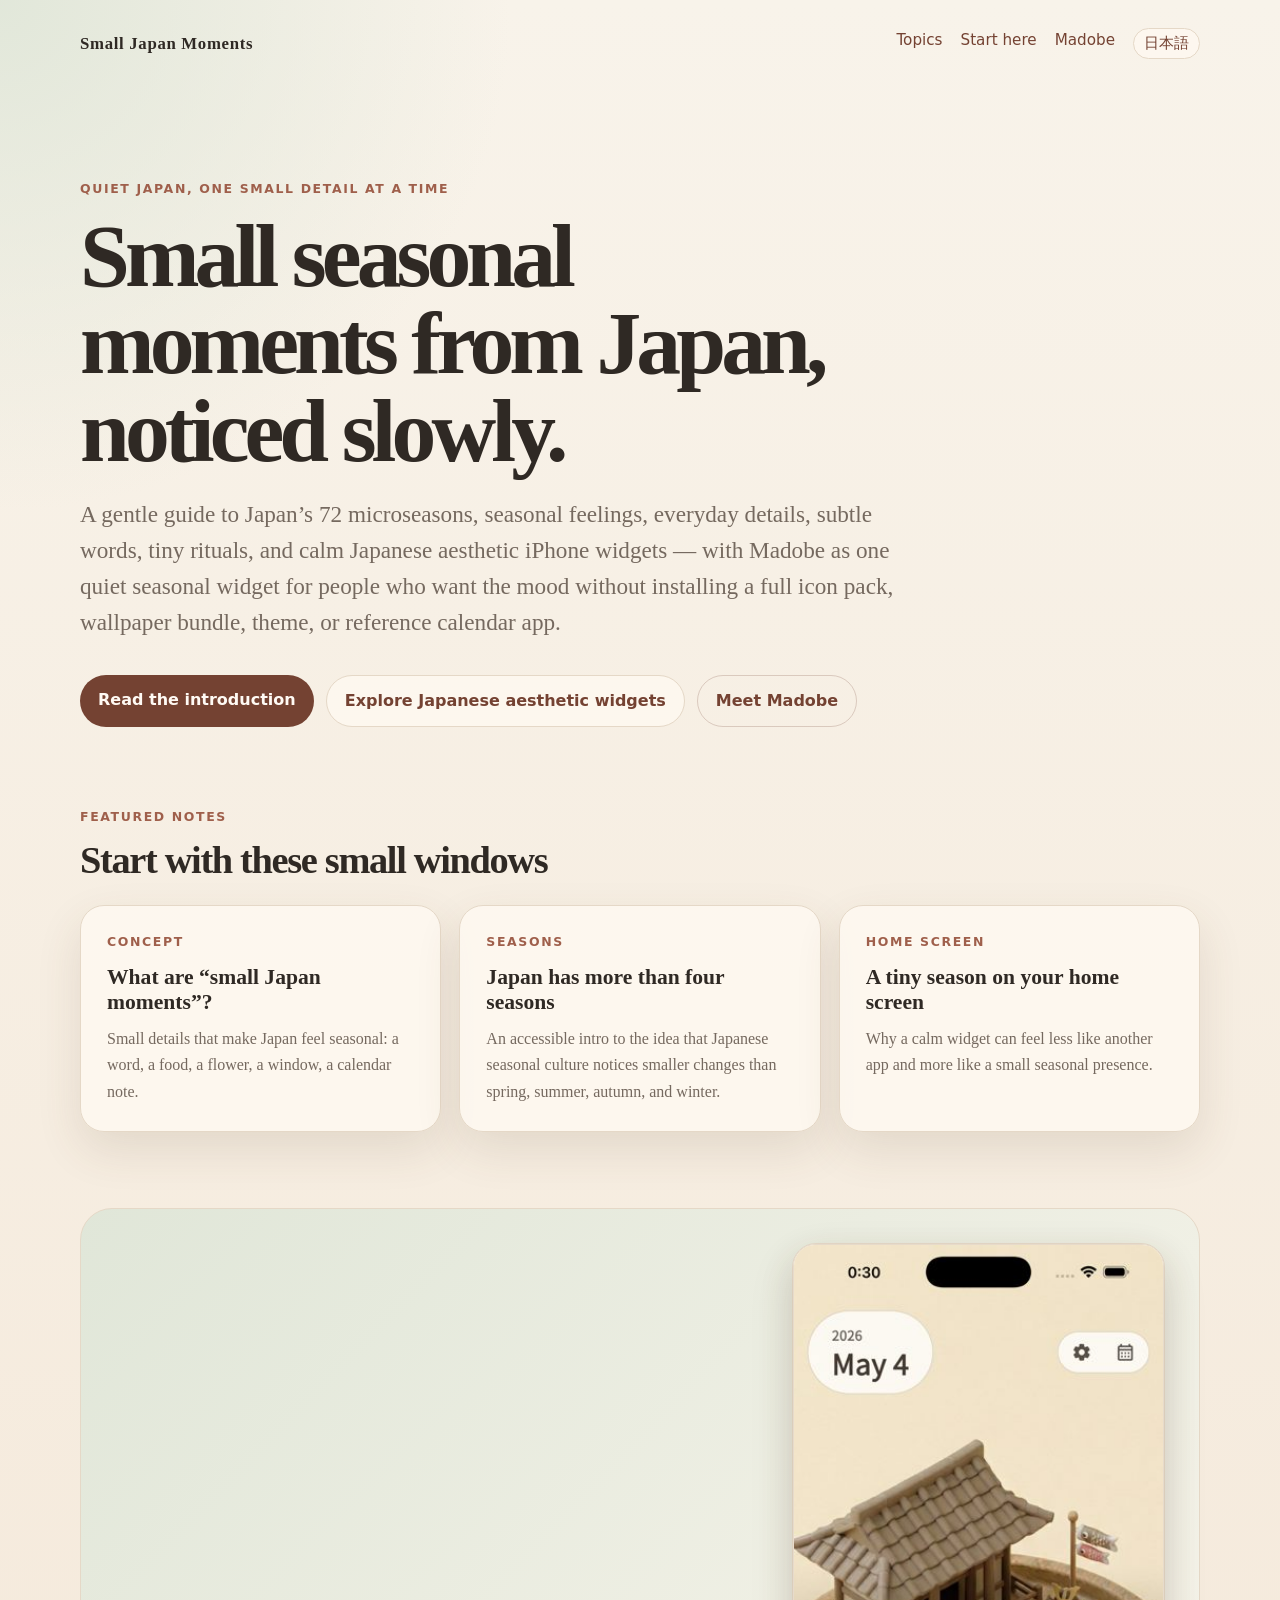
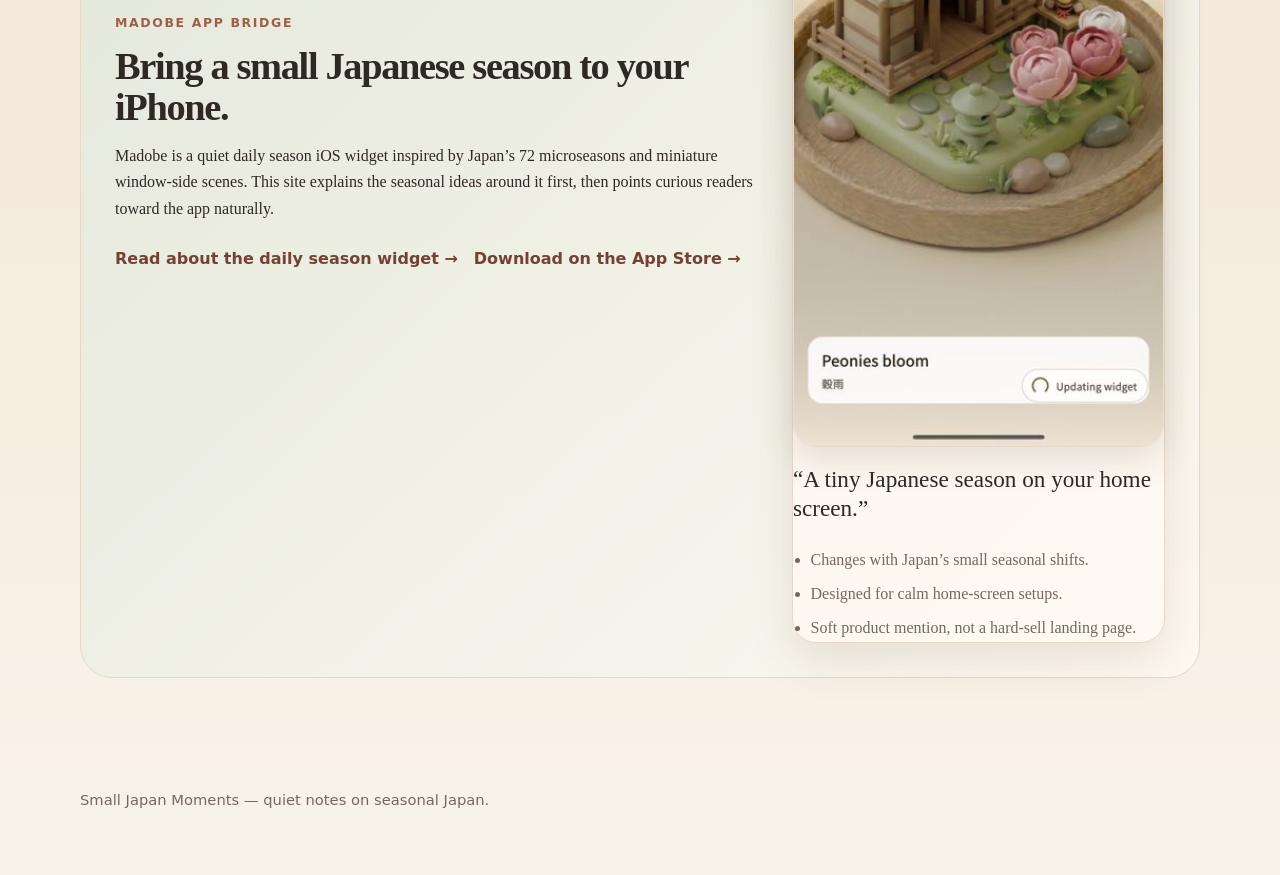
<file: index.html>
<!doctype html>
<html lang="en">
  <head>
    <meta charset="utf-8">
    <meta name="viewport" content="width=device-width, initial-scale=1">
    <title>Japanese Aesthetic iPhone Widget for 72 Microseasons | Small Japan Moments</title>
    <meta name="description" content="Explore Japan’s 72 microseasons and calm Japanese aesthetic iPhone widget ideas — including Madobe, one tiny seasonal window instead of a full theme pack or calendar app.">
    <link rel="stylesheet" href="styles.css">
    <link rel="canonical" href="https://plumahatchery.github.io/small-japan-moments/">
    <link rel="alternate" hreflang="ja" href="ja/index.html">
    <link rel="alternate" hreflang="en" href="index.html">
  </head>
  <body>
    <header class="site-header">
      <a class="brand" href="index.html">Small Japan Moments</a>
      <nav aria-label="Main navigation">
        <a href="topics.html">Topics</a>
        <a href="articles/what-are-small-japan-moments.html">Start here</a>
        <a href="madobe.html">Madobe</a>
        <a class="lang-switch" href="ja/index.html" lang="ja">日本語</a>
      </nav>
    </header>

    <main>
      <section class="hero">
        <p class="eyebrow">Quiet Japan, one small detail at a time</p>
        <h1>Small seasonal moments from Japan, noticed slowly.</h1>
        <p class="lead">A gentle guide to Japan’s 72 microseasons, seasonal feelings, everyday details, subtle words, tiny rituals, and calm Japanese aesthetic iPhone widgets — with Madobe as one quiet seasonal widget for people who want the mood without installing a full icon pack, wallpaper bundle, theme, or reference calendar app.</p>
        <div class="hero-actions">
          <a class="button" href="articles/what-are-small-japan-moments.html">Read the introduction</a>
          <a class="button secondary" href="topics.html">Explore Japanese aesthetic widgets</a>
          <a class="button ghost" href="madobe.html">Meet Madobe</a>
        </div>
      </section>

      <section class="grid-section" aria-labelledby="featured-title">
        <div class="section-heading">
          <p class="eyebrow">Featured notes</p>
          <h2 id="featured-title">Start with these small windows</h2>
        </div>
        <div class="card-grid">
          <article class="card">
            <p class="card-kicker">Concept</p>
            <h3><a href="articles/what-are-small-japan-moments.html">What are “small Japan moments”?</a></h3>
            <p>Small details that make Japan feel seasonal: a word, a food, a flower, a window, a calendar note.</p>
          </article>
          <article class="card">
            <p class="card-kicker">Seasons</p>
            <h3><a href="articles/japan-has-more-than-four-seasons.html">Japan has more than four seasons</a></h3>
            <p>An accessible intro to the idea that Japanese seasonal culture notices smaller changes than spring, summer, autumn, and winter.</p>
          </article>
          <article class="card">
            <p class="card-kicker">Home screen</p>
            <h3><a href="articles/a-tiny-season-on-your-home-screen.html">A tiny season on your home screen</a></h3>
            <p>Why a calm widget can feel less like another app and more like a small seasonal presence.</p>
          </article>
        </div>
      </section>

      <section class="madobe-bridge" aria-labelledby="madobe-title">
        <div>
          <p class="eyebrow">Madobe app bridge</p>
          <h2 id="madobe-title">Bring a small Japanese season to your iPhone.</h2>
          <p>Madobe is a quiet daily season iOS widget inspired by Japan’s 72 microseasons and miniature window-side scenes. This site explains the seasonal ideas around it first, then points curious readers toward the app naturally.</p>
          <div class="inline-actions">
            <a class="text-link" href="madobe.html">Read about the daily season widget →</a>
            <a class="text-link" href="https://apps.apple.com/app/id6761128780">Download on the App Store →</a>
          </div>
        </div>
        <div class="bridge-box">
          <img class="bridge-image" src="assets/madobe/madobe-peonies.jpg" alt="Madobe iPhone screen showing a miniature seasonal scene with peonies.">
          <p class="quote">“A tiny Japanese season on your home screen.”</p>
          <ul class="quiet-list">
            <li>Changes with Japan’s small seasonal shifts.</li>
            <li>Designed for calm home-screen setups.</li>
            <li>Soft product mention, not a hard-sell landing page.</li>
          </ul>
        </div>
      </section>
    </main>

    <footer class="site-footer">
      <p>Small Japan Moments — quiet notes on seasonal Japan.</p>
    </footer>
  </body>
</html>
</file>
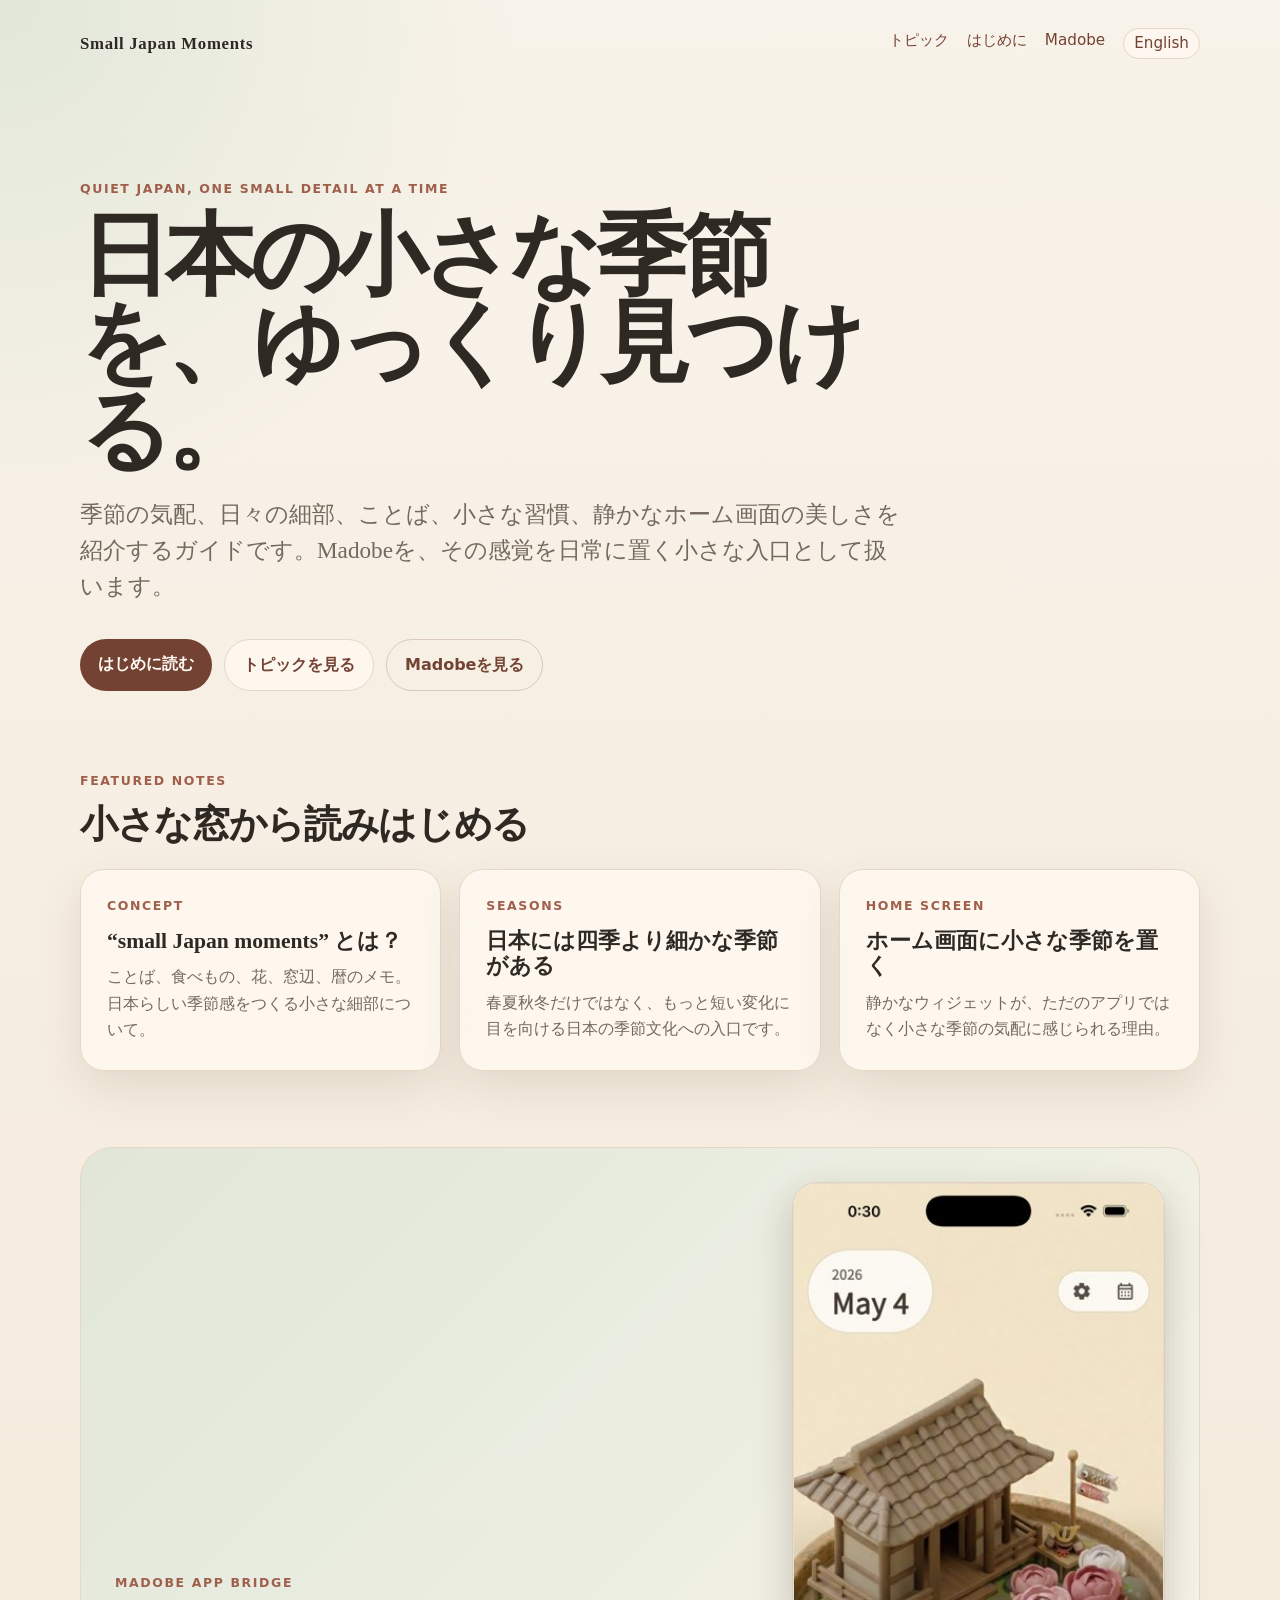
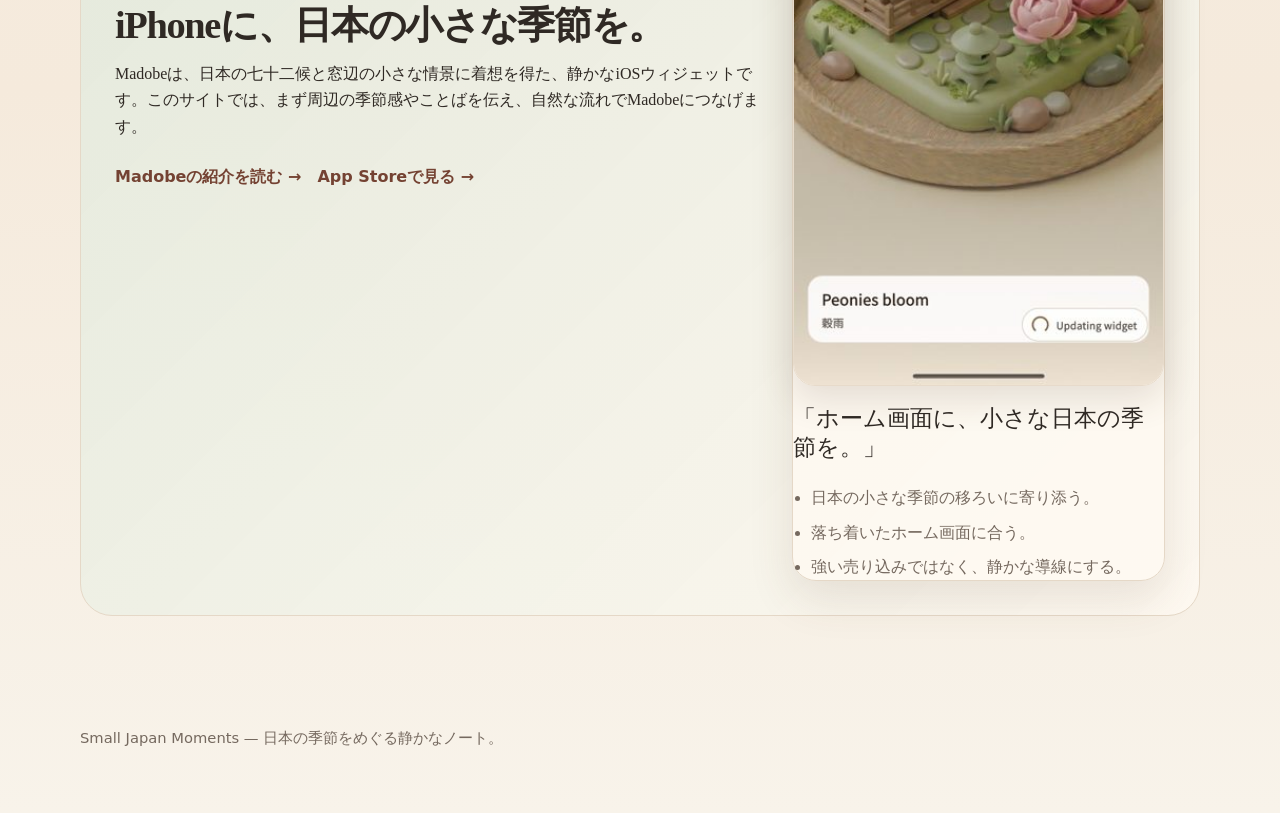
<file: ja/index.html>
<!doctype html>
<html lang="ja">
  <head>
    <meta charset="utf-8">
    <meta name="viewport" content="width=device-width, initial-scale=1">
    <title>Small Japan Moments 日本語版 | 日本の小さな季節とMadobe</title>
    <meta name="description" content="日本の季節感、小さな習慣、ことば、静かなホーム画面の雰囲気と、iPhoneに小さな日本の季節を届けるMadobeを紹介する短いノート。">
    <link rel="stylesheet" href="../styles.css">
    <link rel="alternate" hreflang="en" href="../index.html">
    <link rel="alternate" hreflang="ja" href="index.html">
  </head>
  <body>
    <header class="site-header">
      <a class="brand" href="index.html">Small Japan Moments</a>
      <nav aria-label="メインナビゲーション">
        <a href="topics.html">トピック</a>
        <a href="articles/what-are-small-japan-moments.html">はじめに</a>
        <a href="madobe.html">Madobe</a>
        <a class="lang-switch" href="../index.html" lang="en">English</a>
      </nav>
    </header>

    <main>
      <section class="hero">
        <p class="eyebrow">Quiet Japan, one small detail at a time</p>
        <h1>日本の小さな季節を、ゆっくり見つける。</h1>
        <p class="lead">季節の気配、日々の細部、ことば、小さな習慣、静かなホーム画面の美しさを紹介するガイドです。Madobeを、その感覚を日常に置く小さな入口として扱います。</p>
        <div class="hero-actions">
          <a class="button" href="articles/what-are-small-japan-moments.html">はじめに読む</a>
          <a class="button secondary" href="topics.html">トピックを見る</a>
          <a class="button ghost" href="madobe.html">Madobeを見る</a>
        </div>
      </section>

      <section class="grid-section" aria-labelledby="featured-title">
        <div class="section-heading">
          <p class="eyebrow">Featured notes</p>
          <h2 id="featured-title">小さな窓から読みはじめる</h2>
        </div>
        <div class="card-grid">
          <article class="card">
            <p class="card-kicker">Concept</p>
            <h3><a href="articles/what-are-small-japan-moments.html">“small Japan moments” とは？</a></h3>
            <p>ことば、食べもの、花、窓辺、暦のメモ。日本らしい季節感をつくる小さな細部について。</p>
          </article>
          <article class="card">
            <p class="card-kicker">Seasons</p>
            <h3><a href="articles/japan-has-more-than-four-seasons.html">日本には四季より細かな季節がある</a></h3>
            <p>春夏秋冬だけではなく、もっと短い変化に目を向ける日本の季節文化への入口です。</p>
          </article>
          <article class="card">
            <p class="card-kicker">Home screen</p>
            <h3><a href="articles/a-tiny-season-on-your-home-screen.html">ホーム画面に小さな季節を置く</a></h3>
            <p>静かなウィジェットが、ただのアプリではなく小さな季節の気配に感じられる理由。</p>
          </article>
        </div>
      </section>

      <section class="madobe-bridge" aria-labelledby="madobe-title">
        <div>
          <p class="eyebrow">Madobe app bridge</p>
          <h2 id="madobe-title">iPhoneに、日本の小さな季節を。</h2>
          <p>Madobeは、日本の七十二候と窓辺の小さな情景に着想を得た、静かなiOSウィジェットです。このサイトでは、まず周辺の季節感やことばを伝え、自然な流れでMadobeにつなげます。</p>
          <div class="inline-actions">
            <a class="text-link" href="madobe.html">Madobeの紹介を読む →</a>
            <a class="text-link" href="https://apps.apple.com/app/id6761128780">App Storeで見る →</a>
          </div>
        </div>
        <div class="bridge-box">
          <img class="bridge-image" src="../assets/madobe/madobe-peonies.jpg" alt="牡丹の小さな季節の情景を表示するMadobeのiPhone画面。">
          <p class="quote">「ホーム画面に、小さな日本の季節を。」</p>
          <ul class="quiet-list">
            <li>日本の小さな季節の移ろいに寄り添う。</li>
            <li>落ち着いたホーム画面に合う。</li>
            <li>強い売り込みではなく、静かな導線にする。</li>
          </ul>
        </div>
      </section>
    </main>

    <footer class="site-footer">
      <p>Small Japan Moments — 日本の季節をめぐる静かなノート。</p>
    </footer>
  </body>
</html>
</file>
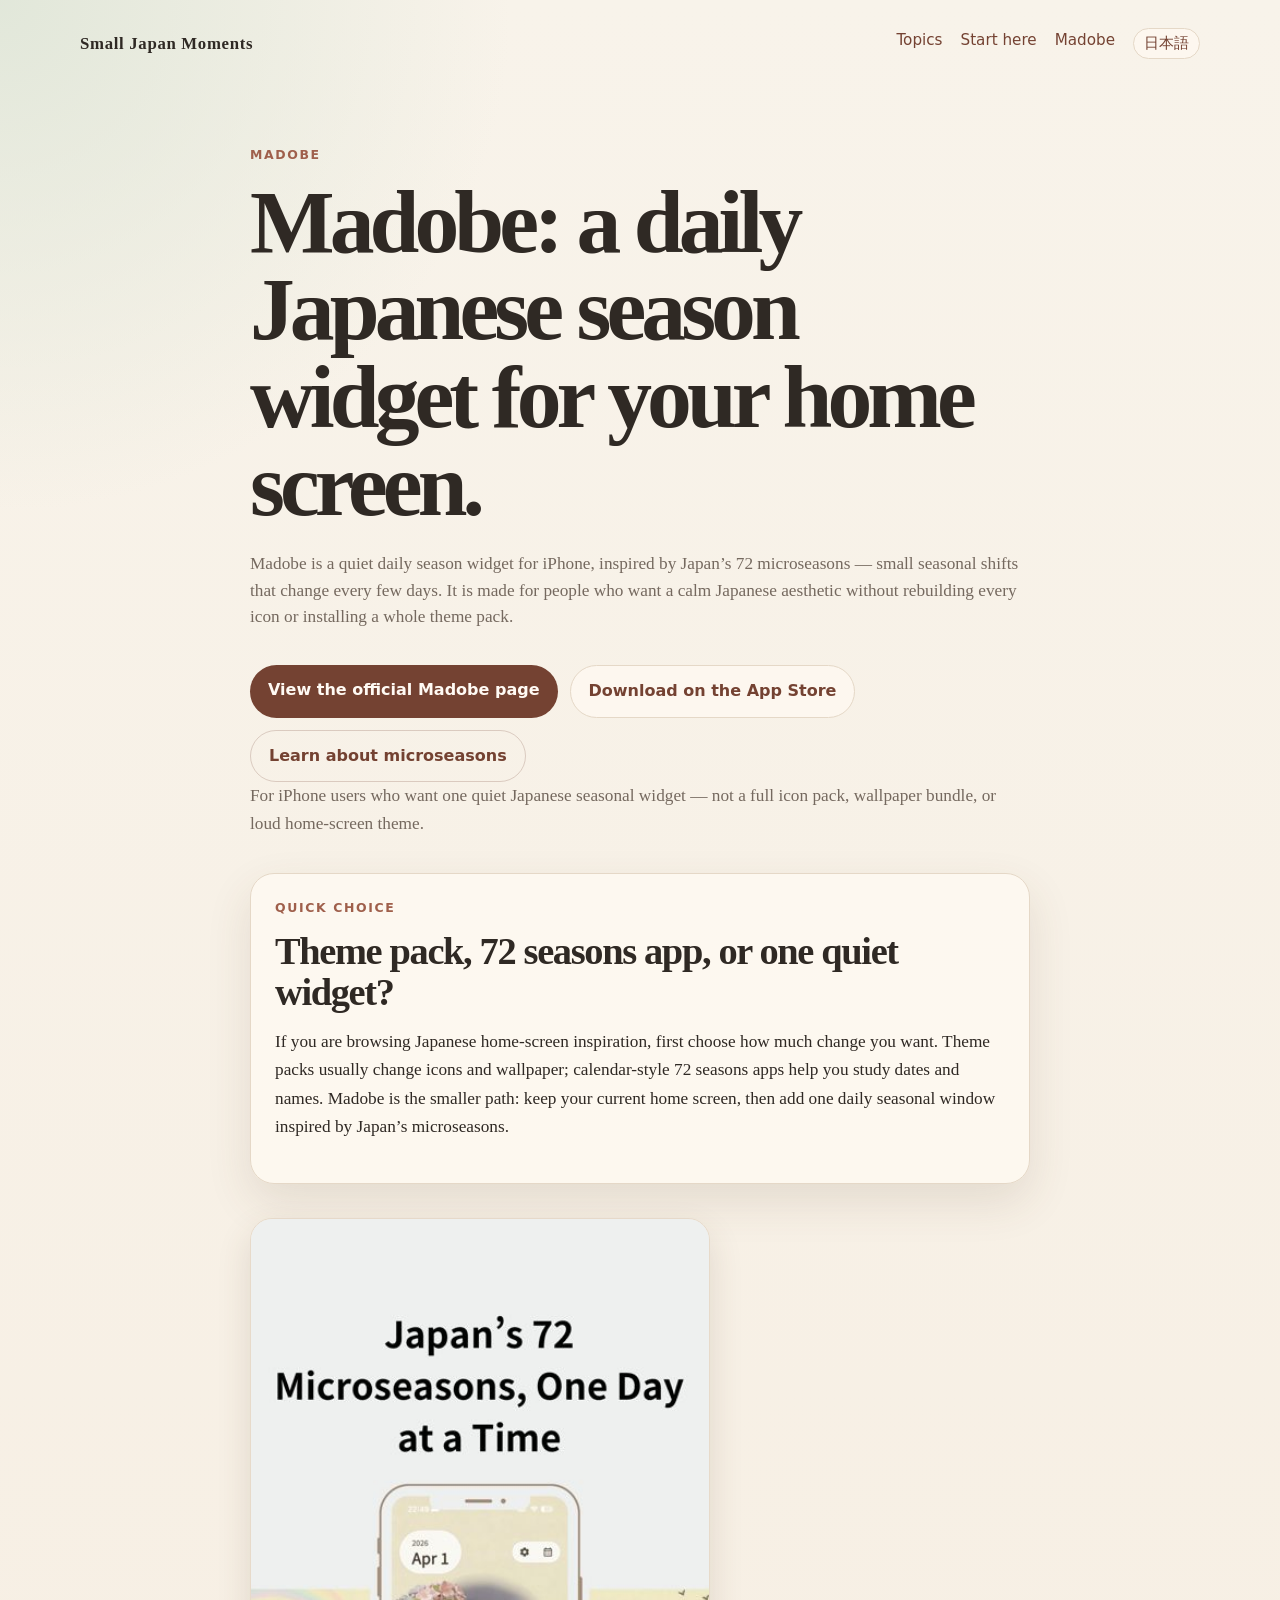
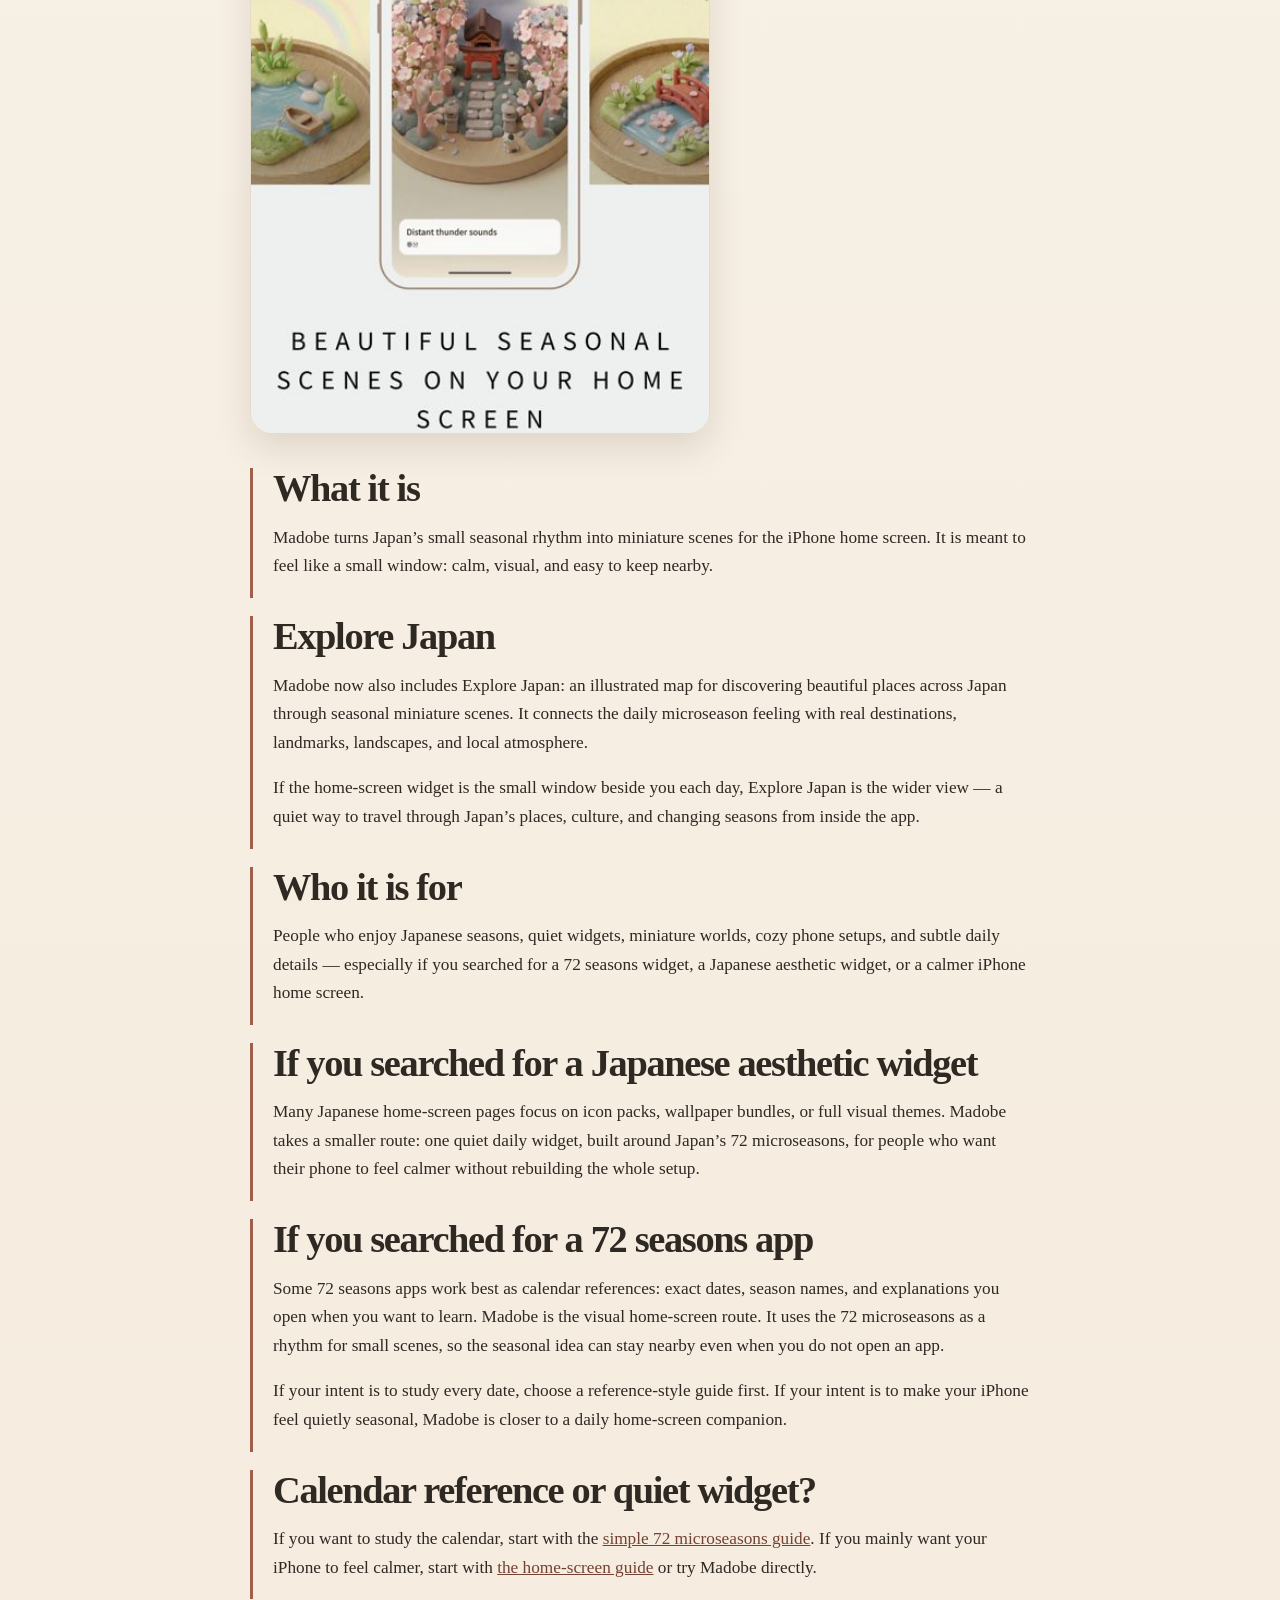
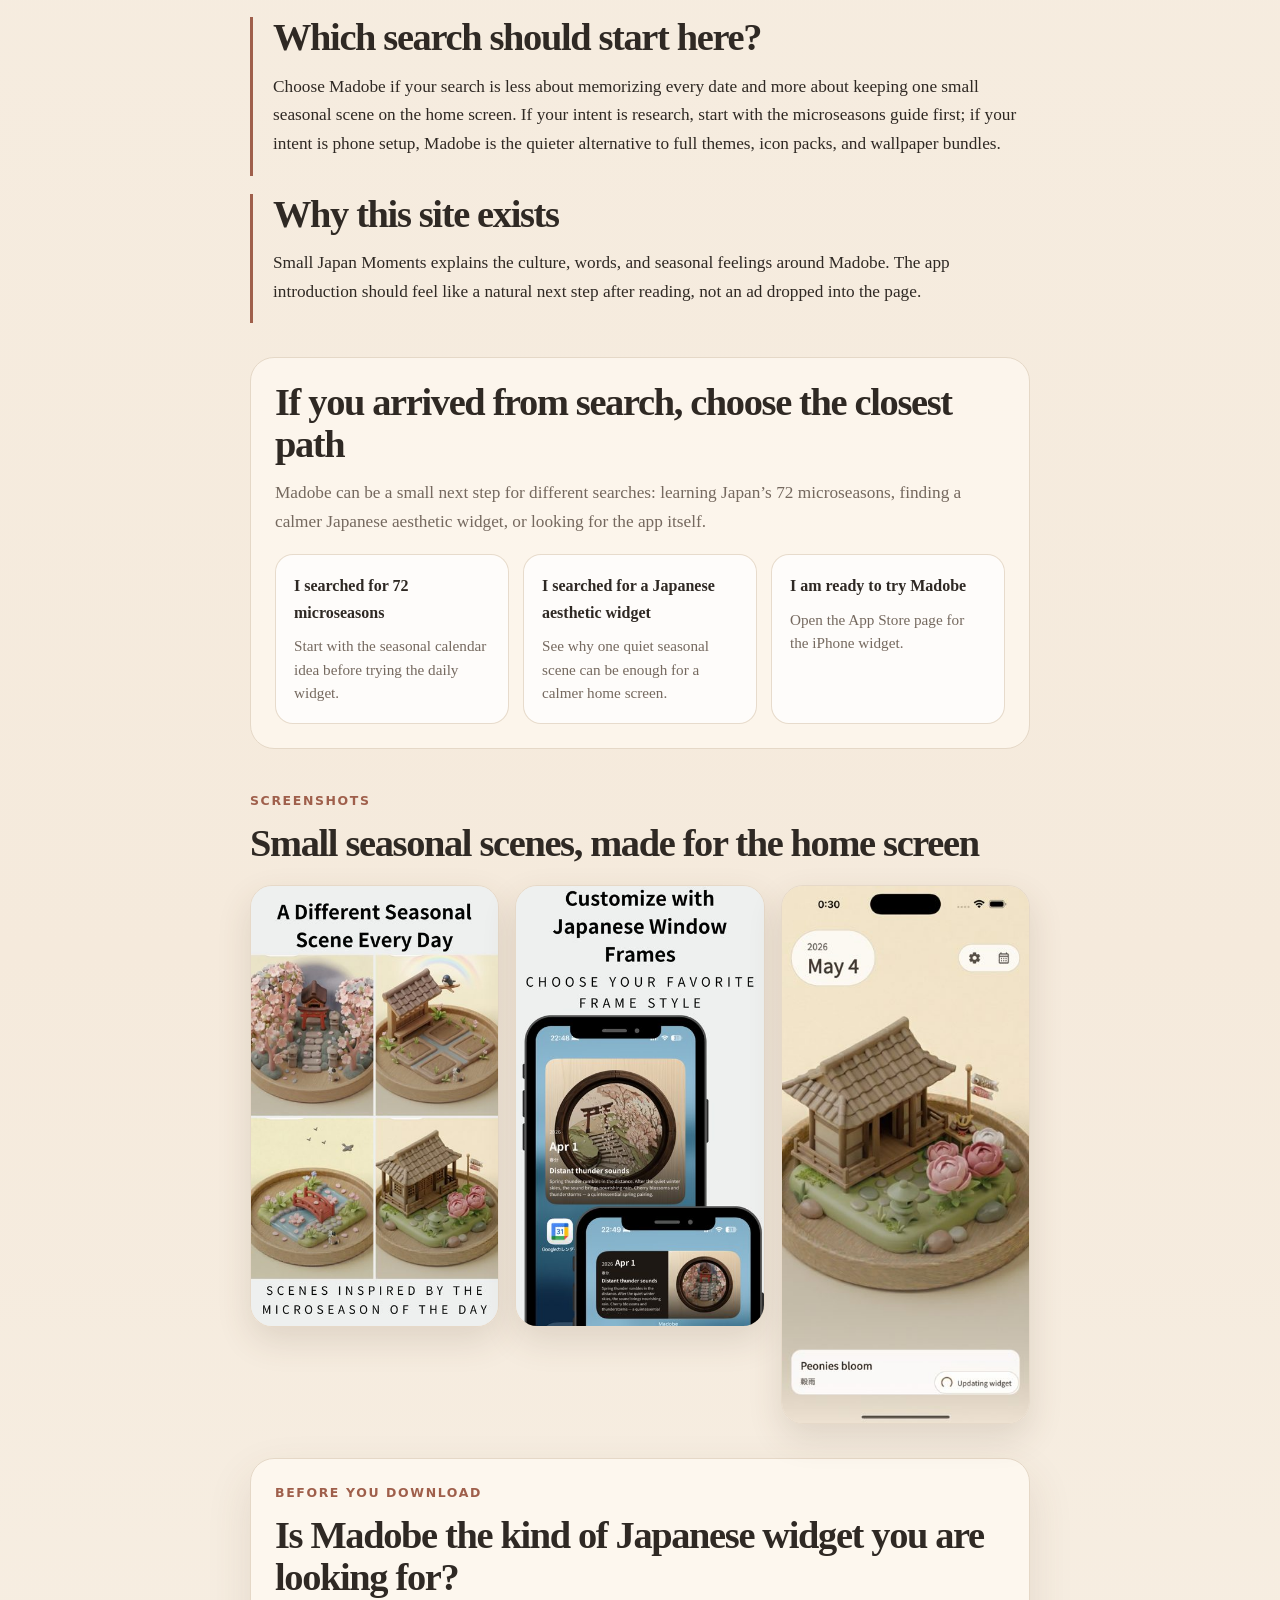
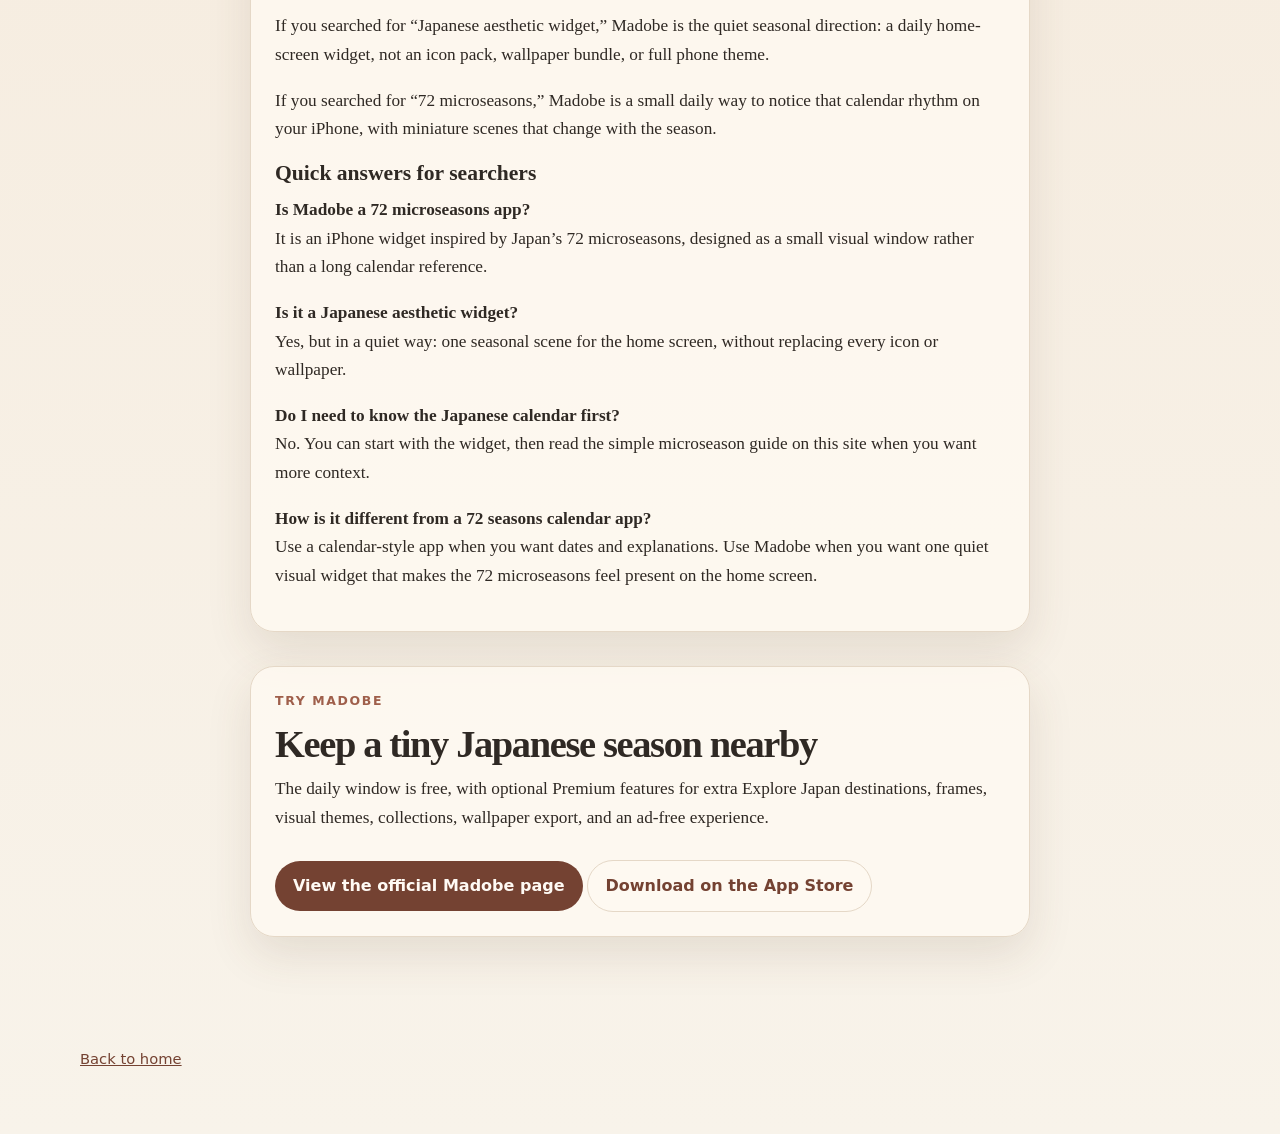
<file: madobe.html>
<!doctype html>
<html lang="en">
  <head>
    <meta charset="utf-8">
    <meta name="viewport" content="width=device-width, initial-scale=1">
    <title>Madobe Daily Season Widget | Japanese 72 Microseasons iPhone Widget</title>
    <meta name="description" content="Madobe is a quiet daily season widget for iPhone, inspired by Japan’s 72 microseasons, with Explore Japan for seasonal miniature scenes across the country.">
    <link rel="stylesheet" href="styles.css">
    <link rel="canonical" href="https://plumahatchery.github.io/small-japan-moments/madobe.html">
    <link rel="alternate" hreflang="ja" href="ja/madobe.html">
    <link rel="alternate" hreflang="en" href="madobe.html">
    <script type="application/ld+json">
      {
        "@context": "https://schema.org",
        "@type": "FAQPage",
        "mainEntity": [
          {
            "@type": "Question",
            "name": "Is Madobe a 72 microseasons app?",
            "acceptedAnswer": {
              "@type": "Answer",
              "text": "Madobe is an iPhone widget inspired by Japan's 72 microseasons. It is designed as a small visual window for the home screen rather than a long calendar reference."
            }
          },
          {
            "@type": "Question",
            "name": "Is Madobe a Japanese aesthetic widget?",
            "acceptedAnswer": {
              "@type": "Answer",
              "text": "Yes. Madobe is a quiet Japanese aesthetic widget: one seasonal scene for the iPhone home screen, without replacing every icon or wallpaper."
            }
          },
          {
            "@type": "Question",
            "name": "Do I need to know the Japanese calendar first?",
            "acceptedAnswer": {
              "@type": "Answer",
              "text": "No. You can start with the widget, then read the simple microseason guide on this site when you want more context."
            }
          },
          {
            "@type": "Question",
            "name": "How is Madobe different from a 72 seasons calendar app?",
            "acceptedAnswer": {
              "@type": "Answer",
              "text": "A calendar-style 72 seasons app is best when you want dates and explanations. Madobe is the quieter home-screen route: one small visual widget that turns the seasonal rhythm into a daily scene."
            }
          }
        ]
      }
    </script>
  </head>
  <body>
    <header class="site-header">
      <a class="brand" href="index.html">Small Japan Moments</a>
      <nav aria-label="Main navigation">
        <a href="topics.html">Topics</a>
        <a href="articles/what-are-small-japan-moments.html">Start here</a>
        <a href="madobe.html">Madobe</a>
        <a class="lang-switch" href="ja/madobe.html" lang="ja">日本語</a>
      </nav>
    </header>

    <main class="page madobe-page">
      <p class="eyebrow">Madobe</p>
      <h1>Madobe: a daily Japanese season widget for your home screen.</h1>
      <p class="lead">Madobe is a quiet daily season widget for iPhone, inspired by Japan’s 72 microseasons — small seasonal shifts that change every few days. It is made for people who want a calm Japanese aesthetic without rebuilding every icon or installing a whole theme pack.</p>
      <div class="hero-actions">
        <a class="button" href="https://plumahatchery.com/madobe/">View the official Madobe page</a>
        <a class="button secondary" href="https://apps.apple.com/app/id6761128780">Download on the App Store</a>
        <a class="button ghost" href="articles/japan-has-more-than-four-seasons.html">Learn about microseasons</a>
      </div>
      <p class="section-note">For iPhone users who want one quiet Japanese seasonal widget — not a full icon pack, wallpaper bundle, or loud home-screen theme.</p>

      <section class="note-box" aria-labelledby="theme-pack-choice-title">
        <p class="eyebrow">Quick choice</p>
        <h2 id="theme-pack-choice-title">Theme pack, 72 seasons app, or one quiet widget?</h2>
        <p>If you are browsing Japanese home-screen inspiration, first choose how much change you want. Theme packs usually change icons and wallpaper; calendar-style 72 seasons apps help you study dates and names. Madobe is the smaller path: keep your current home screen, then add one daily seasonal window inspired by Japan’s microseasons.</p>
      </section>

      <figure class="app-hero">
        <img src="assets/madobe/madobe-overview.jpg" alt="Madobe app screenshot: Japan’s 72 microseasons, one day at a time.">
      </figure>

      <div class="feature-stack">
        <section>
          <h2>What it is</h2>
          <p>Madobe turns Japan’s small seasonal rhythm into miniature scenes for the iPhone home screen. It is meant to feel like a small window: calm, visual, and easy to keep nearby.</p>
        </section>
        <section>
          <h2>Explore Japan</h2>
          <p>Madobe now also includes Explore Japan: an illustrated map for discovering beautiful places across Japan through seasonal miniature scenes. It connects the daily microseason feeling with real destinations, landmarks, landscapes, and local atmosphere.</p>
          <p>If the home-screen widget is the small window beside you each day, Explore Japan is the wider view — a quiet way to travel through Japan’s places, culture, and changing seasons from inside the app.</p>
        </section>
        <section>
          <h2>Who it is for</h2>
          <p>People who enjoy Japanese seasons, quiet widgets, miniature worlds, cozy phone setups, and subtle daily details — especially if you searched for a 72 seasons widget, a Japanese aesthetic widget, or a calmer iPhone home screen.</p>
        </section>
        <section>
          <h2>If you searched for a Japanese aesthetic widget</h2>
          <p>Many Japanese home-screen pages focus on icon packs, wallpaper bundles, or full visual themes. Madobe takes a smaller route: one quiet daily widget, built around Japan’s 72 microseasons, for people who want their phone to feel calmer without rebuilding the whole setup.</p>
        </section>
        <section>
          <h2>If you searched for a 72 seasons app</h2>
          <p>Some 72 seasons apps work best as calendar references: exact dates, season names, and explanations you open when you want to learn. Madobe is the visual home-screen route. It uses the 72 microseasons as a rhythm for small scenes, so the seasonal idea can stay nearby even when you do not open an app.</p>
          <p>If your intent is to study every date, choose a reference-style guide first. If your intent is to make your iPhone feel quietly seasonal, Madobe is closer to a daily home-screen companion.</p>
        </section>
        <section>
          <h2>Calendar reference or quiet widget?</h2>
          <p>If you want to study the calendar, start with the <a href="articles/japan-has-more-than-four-seasons.html">simple 72 microseasons guide</a>. If you mainly want your iPhone to feel calmer, start with <a href="articles/a-tiny-season-on-your-home-screen.html">the home-screen guide</a> or try Madobe directly.</p>
        </section>
        <section>
          <h2>Which search should start here?</h2>
          <p>Choose Madobe if your search is less about memorizing every date and more about keeping one small seasonal scene on the home screen. If your intent is research, start with the microseasons guide first; if your intent is phone setup, Madobe is the quieter alternative to full themes, icon packs, and wallpaper bundles.</p>
        </section>
        <section>
          <h2>Why this site exists</h2>
          <p>Small Japan Moments explains the culture, words, and seasonal feelings around Madobe. The app introduction should feel like a natural next step after reading, not an ad dropped into the page.</p>
        </section>
      </div>

      <section class="topic-chooser" aria-labelledby="search-path-title">
        <h2 id="search-path-title">If you arrived from search, choose the closest path</h2>
        <p class="section-note">Madobe can be a small next step for different searches: learning Japan’s 72 microseasons, finding a calmer Japanese aesthetic widget, or looking for the app itself.</p>
        <div class="chooser-grid">
          <a href="articles/japan-has-more-than-four-seasons.html"><strong>I searched for 72 microseasons</strong><span>Start with the seasonal calendar idea before trying the daily widget.</span></a>
          <a href="articles/a-tiny-season-on-your-home-screen.html"><strong>I searched for a Japanese aesthetic widget</strong><span>See why one quiet seasonal scene can be enough for a calmer home screen.</span></a>
          <a href="https://apps.apple.com/app/id6761128780"><strong>I am ready to try Madobe</strong><span>Open the App Store page for the iPhone widget.</span></a>
        </div>
      </section>

      <section class="screenshot-gallery" aria-labelledby="screenshots-title">
        <p class="eyebrow">Screenshots</p>
        <h2 id="screenshots-title">Small seasonal scenes, made for the home screen</h2>
        <div class="screenshot-grid">
          <img src="assets/madobe/madobe-scenes.jpg" alt="Madobe screenshot showing different seasonal miniature scenes.">
          <img src="assets/madobe/madobe-frames.jpg" alt="Madobe screenshot showing Japanese window frame customization.">
          <img src="assets/madobe/madobe-peonies.jpg" alt="Madobe iPhone screen showing the Peonies bloom microseason.">
        </div>
      </section>

      <section class="note-box" aria-labelledby="madobe-faq-title">
        <p class="eyebrow">Before you download</p>
        <h2 id="madobe-faq-title">Is Madobe the kind of Japanese widget you are looking for?</h2>
        <p>If you searched for “Japanese aesthetic widget,” Madobe is the quiet seasonal direction: a daily home-screen widget, not an icon pack, wallpaper bundle, or full phone theme.</p>
        <p>If you searched for “72 microseasons,” Madobe is a small daily way to notice that calendar rhythm on your iPhone, with miniature scenes that change with the season.</p>
        <div class="faq-list" aria-label="Madobe quick questions">
          <h3>Quick answers for searchers</h3>
          <p><strong>Is Madobe a 72 microseasons app?</strong><br>It is an iPhone widget inspired by Japan’s 72 microseasons, designed as a small visual window rather than a long calendar reference.</p>
          <p><strong>Is it a Japanese aesthetic widget?</strong><br>Yes, but in a quiet way: one seasonal scene for the home screen, without replacing every icon or wallpaper.</p>
          <p><strong>Do I need to know the Japanese calendar first?</strong><br>No. You can start with the widget, then read the simple microseason guide on this site when you want more context.</p>
          <p><strong>How is it different from a 72 seasons calendar app?</strong><br>Use a calendar-style app when you want dates and explanations. Use Madobe when you want one quiet visual widget that makes the 72 microseasons feel present on the home screen.</p>
        </div>
      </section>

      <div class="note-box cta-box">
        <p class="eyebrow">Try Madobe</p>
        <h2>Keep a tiny Japanese season nearby</h2>
        <p>The daily window is free, with optional Premium features for extra Explore Japan destinations, frames, visual themes, collections, wallpaper export, and an ad-free experience.</p>
        <a class="button" href="https://plumahatchery.com/madobe/">View the official Madobe page</a>
        <a class="button secondary" href="https://apps.apple.com/app/id6761128780">Download on the App Store</a>
      </div>
    </main>

    <footer class="site-footer">
      <p><a href="index.html">Back to home</a></p>
    </footer>
  </body>
</html>
</file>
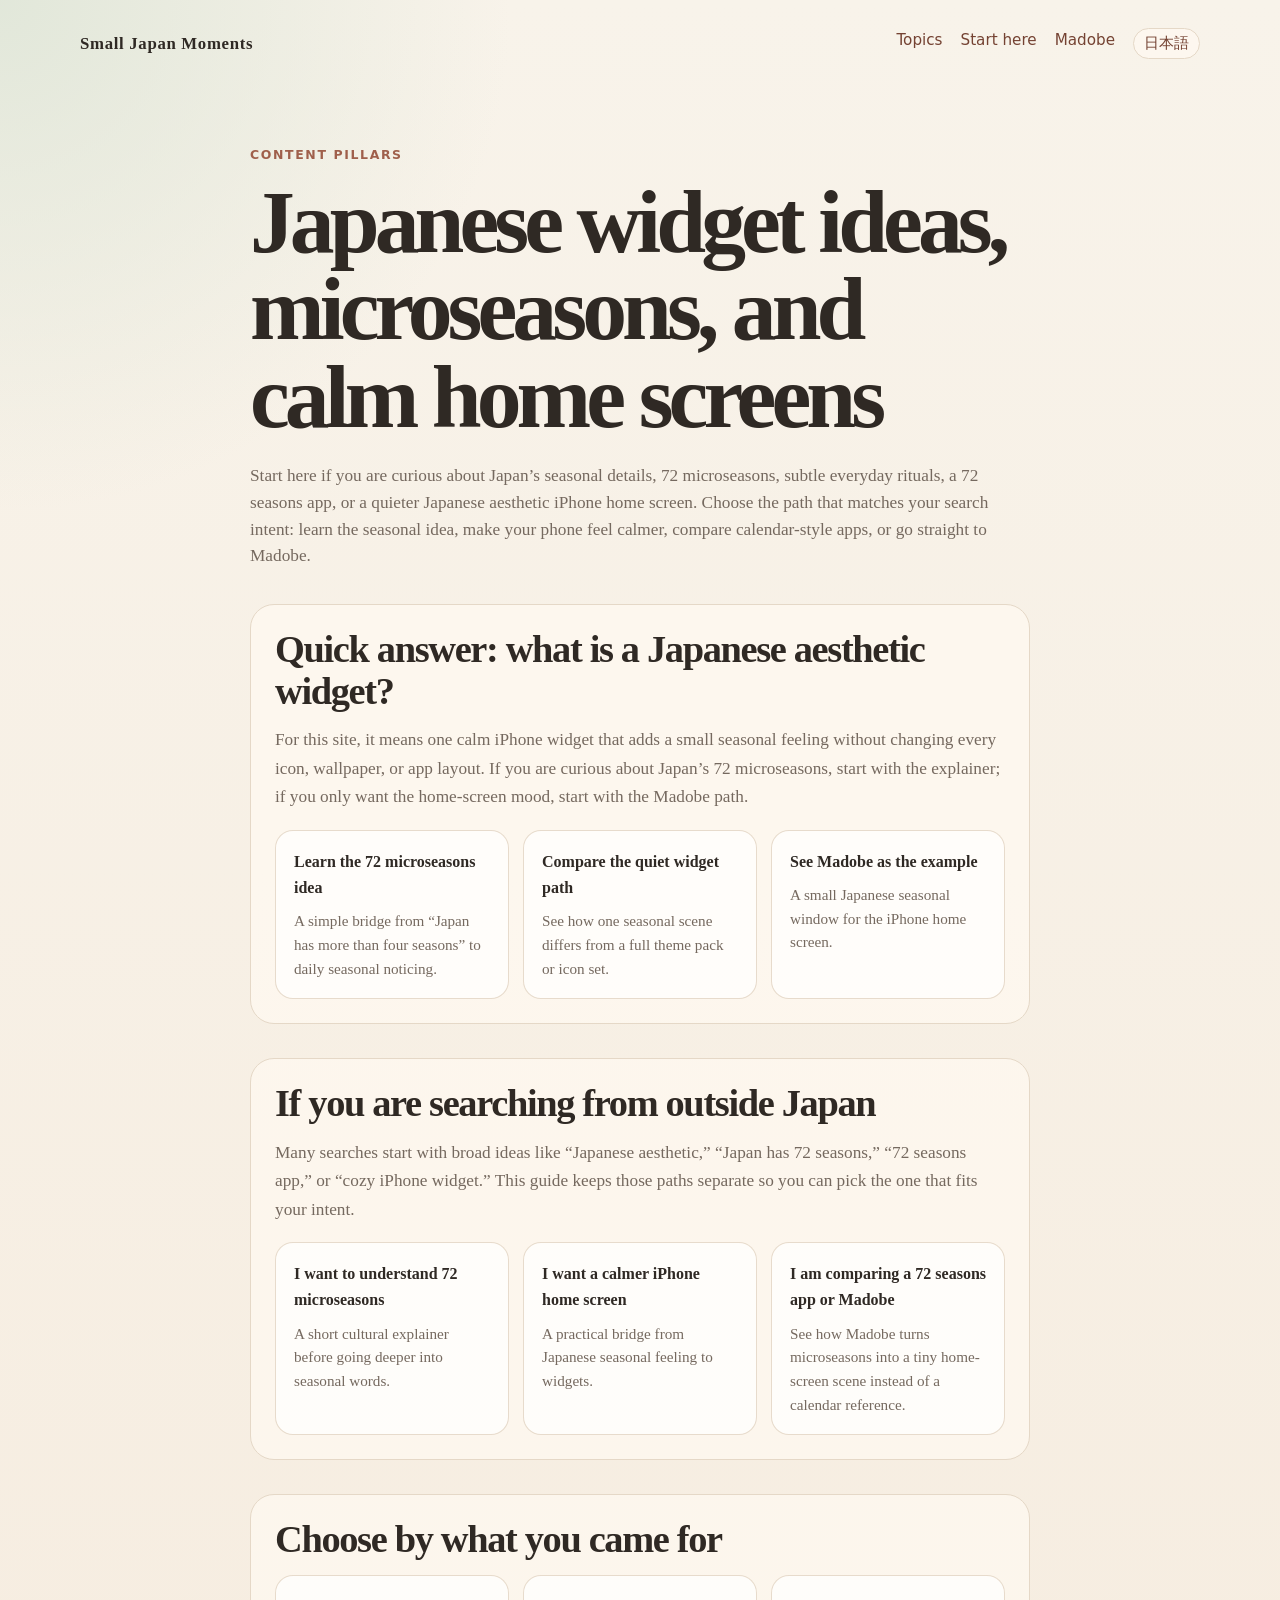
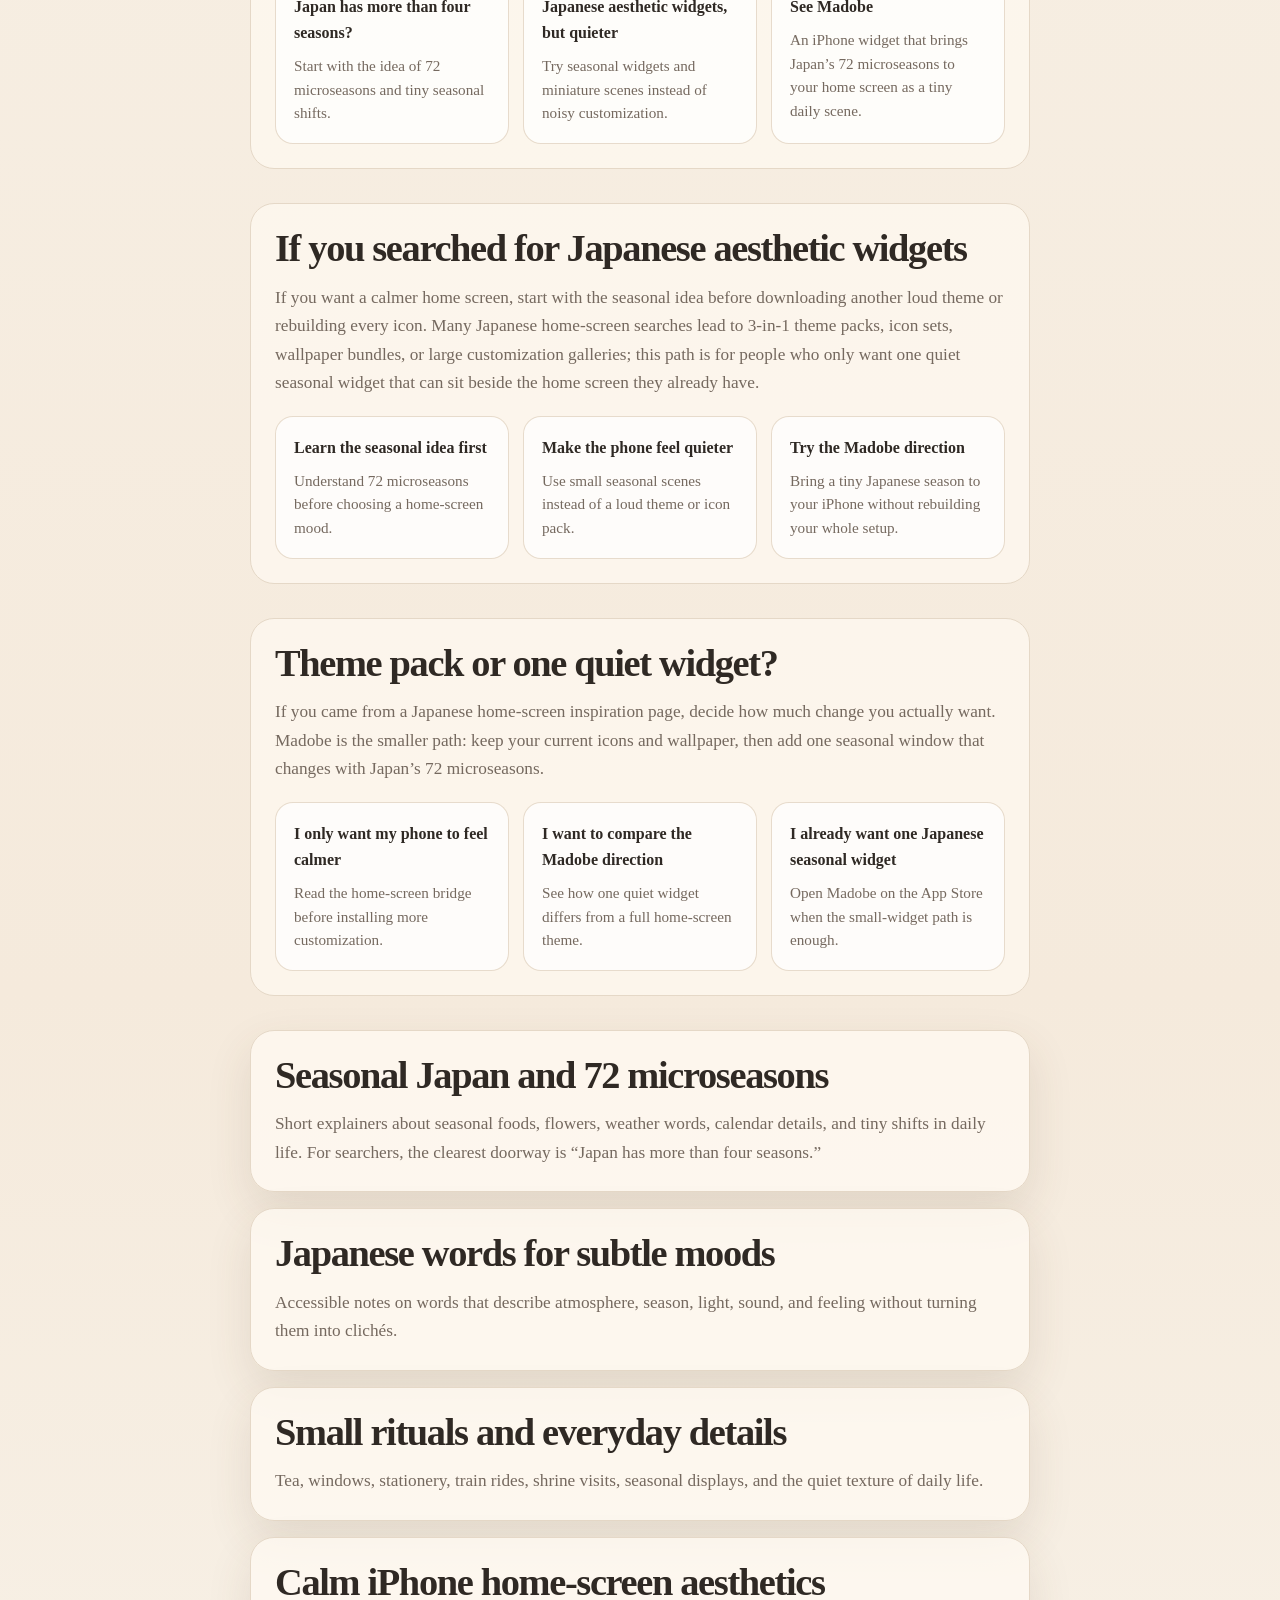
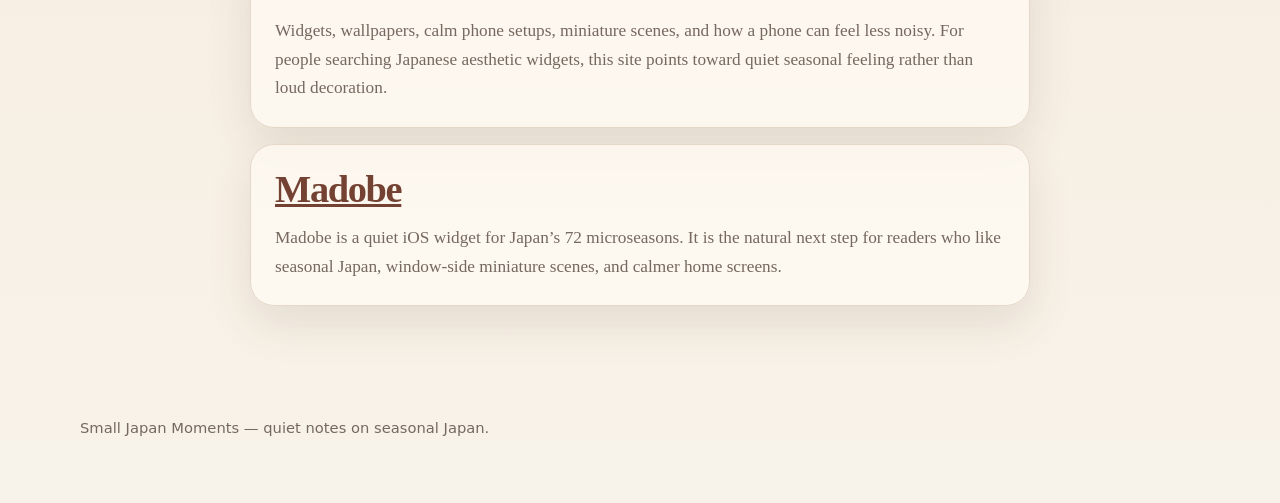
<file: topics.html>
<!doctype html>
<html lang="en">
  <head>
    <meta charset="utf-8">
    <meta name="viewport" content="width=device-width, initial-scale=1">
    <title>72 Seasons Calendar App vs Japanese Aesthetic Widget | Small Japan Moments</title>
    <meta name="description" content="Compare 72 seasons calendar apps, Japanese aesthetic widgets, theme packs, and Madobe as one quiet iPhone home-screen widget inspired by microseasons.">
    <link rel="stylesheet" href="styles.css">
    <link rel="canonical" href="https://plumahatchery.github.io/small-japan-moments/topics.html">
    <link rel="alternate" hreflang="ja" href="ja/topics.html">
    <link rel="alternate" hreflang="en" href="topics.html">
  </head>
  <body>
    <header class="site-header">
      <a class="brand" href="index.html">Small Japan Moments</a>
      <nav aria-label="Main navigation">
        <a href="topics.html">Topics</a>
        <a href="articles/what-are-small-japan-moments.html">Start here</a>
        <a href="madobe.html">Madobe</a>
        <a class="lang-switch" href="ja/topics.html" lang="ja">日本語</a>
      </nav>
    </header>

    <main class="page">
      <p class="eyebrow">Content pillars</p>
      <h1>Japanese widget ideas, microseasons, and calm home screens</h1>
      <p class="lead">Start here if you are curious about Japan’s seasonal details, 72 microseasons, subtle everyday rituals, a 72 seasons app, or a quieter Japanese aesthetic iPhone home screen. Choose the path that matches your search intent: learn the seasonal idea, make your phone feel calmer, compare calendar-style apps, or go straight to Madobe.</p>

      <section class="topic-chooser" aria-labelledby="quick-answer-title">
        <h2 id="quick-answer-title">Quick answer: what is a Japanese aesthetic widget?</h2>
        <p class="section-note">For this site, it means one calm iPhone widget that adds a small seasonal feeling without changing every icon, wallpaper, or app layout. If you are curious about Japan’s 72 microseasons, start with the explainer; if you only want the home-screen mood, start with the Madobe path.</p>
        <div class="chooser-grid">
          <a href="articles/japan-has-more-than-four-seasons.html"><strong>Learn the 72 microseasons idea</strong><span>A simple bridge from “Japan has more than four seasons” to daily seasonal noticing.</span></a>
          <a href="articles/a-tiny-season-on-your-home-screen.html"><strong>Compare the quiet widget path</strong><span>See how one seasonal scene differs from a full theme pack or icon set.</span></a>
          <a href="madobe.html"><strong>See Madobe as the example</strong><span>A small Japanese seasonal window for the iPhone home screen.</span></a>
        </div>
      </section>

      <section class="topic-chooser" aria-labelledby="search-intent-title">
        <h2 id="search-intent-title">If you are searching from outside Japan</h2>
        <p class="section-note">Many searches start with broad ideas like “Japanese aesthetic,” “Japan has 72 seasons,” “72 seasons app,” or “cozy iPhone widget.” This guide keeps those paths separate so you can pick the one that fits your intent.</p>
        <div class="chooser-grid">
          <a href="articles/japan-has-more-than-four-seasons.html"><strong>I want to understand 72 microseasons</strong><span>A short cultural explainer before going deeper into seasonal words.</span></a>
          <a href="articles/a-tiny-season-on-your-home-screen.html"><strong>I want a calmer iPhone home screen</strong><span>A practical bridge from Japanese seasonal feeling to widgets.</span></a>
          <a href="madobe.html"><strong>I am comparing a 72 seasons app or Madobe</strong><span>See how Madobe turns microseasons into a tiny home-screen scene instead of a calendar reference.</span></a>
        </div>
      </section>

      <section class="topic-chooser" aria-labelledby="choose-topic-title">
        <h2 id="choose-topic-title">Choose by what you came for</h2>
        <div class="chooser-grid">
          <a href="articles/japan-has-more-than-four-seasons.html"><strong>Japan has more than four seasons?</strong><span>Start with the idea of 72 microseasons and tiny seasonal shifts.</span></a>
          <a href="articles/a-tiny-season-on-your-home-screen.html"><strong>Japanese aesthetic widgets, but quieter</strong><span>Try seasonal widgets and miniature scenes instead of noisy customization.</span></a>
          <a href="madobe.html"><strong>See Madobe</strong><span>An iPhone widget that brings Japan’s 72 microseasons to your home screen as a tiny daily scene.</span></a>
        </div>
      </section>

      <section class="topic-chooser" aria-labelledby="intent-title">
        <h2 id="intent-title">If you searched for Japanese aesthetic widgets</h2>
        <p class="section-note">If you want a calmer home screen, start with the seasonal idea before downloading another loud theme or rebuilding every icon. Many Japanese home-screen searches lead to 3-in-1 theme packs, icon sets, wallpaper bundles, or large customization galleries; this path is for people who only want one quiet seasonal widget that can sit beside the home screen they already have.</p>
        <div class="chooser-grid">
          <a href="articles/japan-has-more-than-four-seasons.html"><strong>Learn the seasonal idea first</strong><span>Understand 72 microseasons before choosing a home-screen mood.</span></a>
          <a href="articles/a-tiny-season-on-your-home-screen.html"><strong>Make the phone feel quieter</strong><span>Use small seasonal scenes instead of a loud theme or icon pack.</span></a>
          <a href="madobe.html"><strong>Try the Madobe direction</strong><span>Bring a tiny Japanese season to your iPhone without rebuilding your whole setup.</span></a>
        </div>
      </section>

      <section class="topic-chooser" aria-labelledby="widget-choice-title">
        <h2 id="widget-choice-title">Theme pack or one quiet widget?</h2>
        <p class="section-note">If you came from a Japanese home-screen inspiration page, decide how much change you actually want. Madobe is the smaller path: keep your current icons and wallpaper, then add one seasonal window that changes with Japan’s 72 microseasons.</p>
        <div class="chooser-grid">
          <a href="articles/a-tiny-season-on-your-home-screen.html"><strong>I only want my phone to feel calmer</strong><span>Read the home-screen bridge before installing more customization.</span></a>
          <a href="madobe.html"><strong>I want to compare the Madobe direction</strong><span>See how one quiet widget differs from a full home-screen theme.</span></a>
          <a href="https://apps.apple.com/app/id6761128780"><strong>I already want one Japanese seasonal widget</strong><span>Open Madobe on the App Store when the small-widget path is enough.</span></a>
        </div>
      </section>

      <div class="topic-list">
        <section>
          <h2>Seasonal Japan and 72 microseasons</h2>
          <p>Short explainers about seasonal foods, flowers, weather words, calendar details, and tiny shifts in daily life. For searchers, the clearest doorway is “Japan has more than four seasons.”</p>
        </section>
        <section>
          <h2>Japanese words for subtle moods</h2>
          <p>Accessible notes on words that describe atmosphere, season, light, sound, and feeling without turning them into clichés.</p>
        </section>
        <section>
          <h2>Small rituals and everyday details</h2>
          <p>Tea, windows, stationery, train rides, shrine visits, seasonal displays, and the quiet texture of daily life.</p>
        </section>
        <section>
          <h2>Calm iPhone home-screen aesthetics</h2>
          <p>Widgets, wallpapers, calm phone setups, miniature scenes, and how a phone can feel less noisy. For people searching Japanese aesthetic widgets, this site points toward quiet seasonal feeling rather than loud decoration.</p>
        </section>
        <section>
          <h2><a href="madobe.html">Madobe</a></h2>
          <p>Madobe is a quiet iOS widget for Japan’s 72 microseasons. It is the natural next step for readers who like seasonal Japan, window-side miniature scenes, and calmer home screens.</p>
        </section>
      </div>
    </main>

    <footer class="site-footer">
      <p>Small Japan Moments — quiet notes on seasonal Japan.</p>
    </footer>
  </body>
</html>
</file>
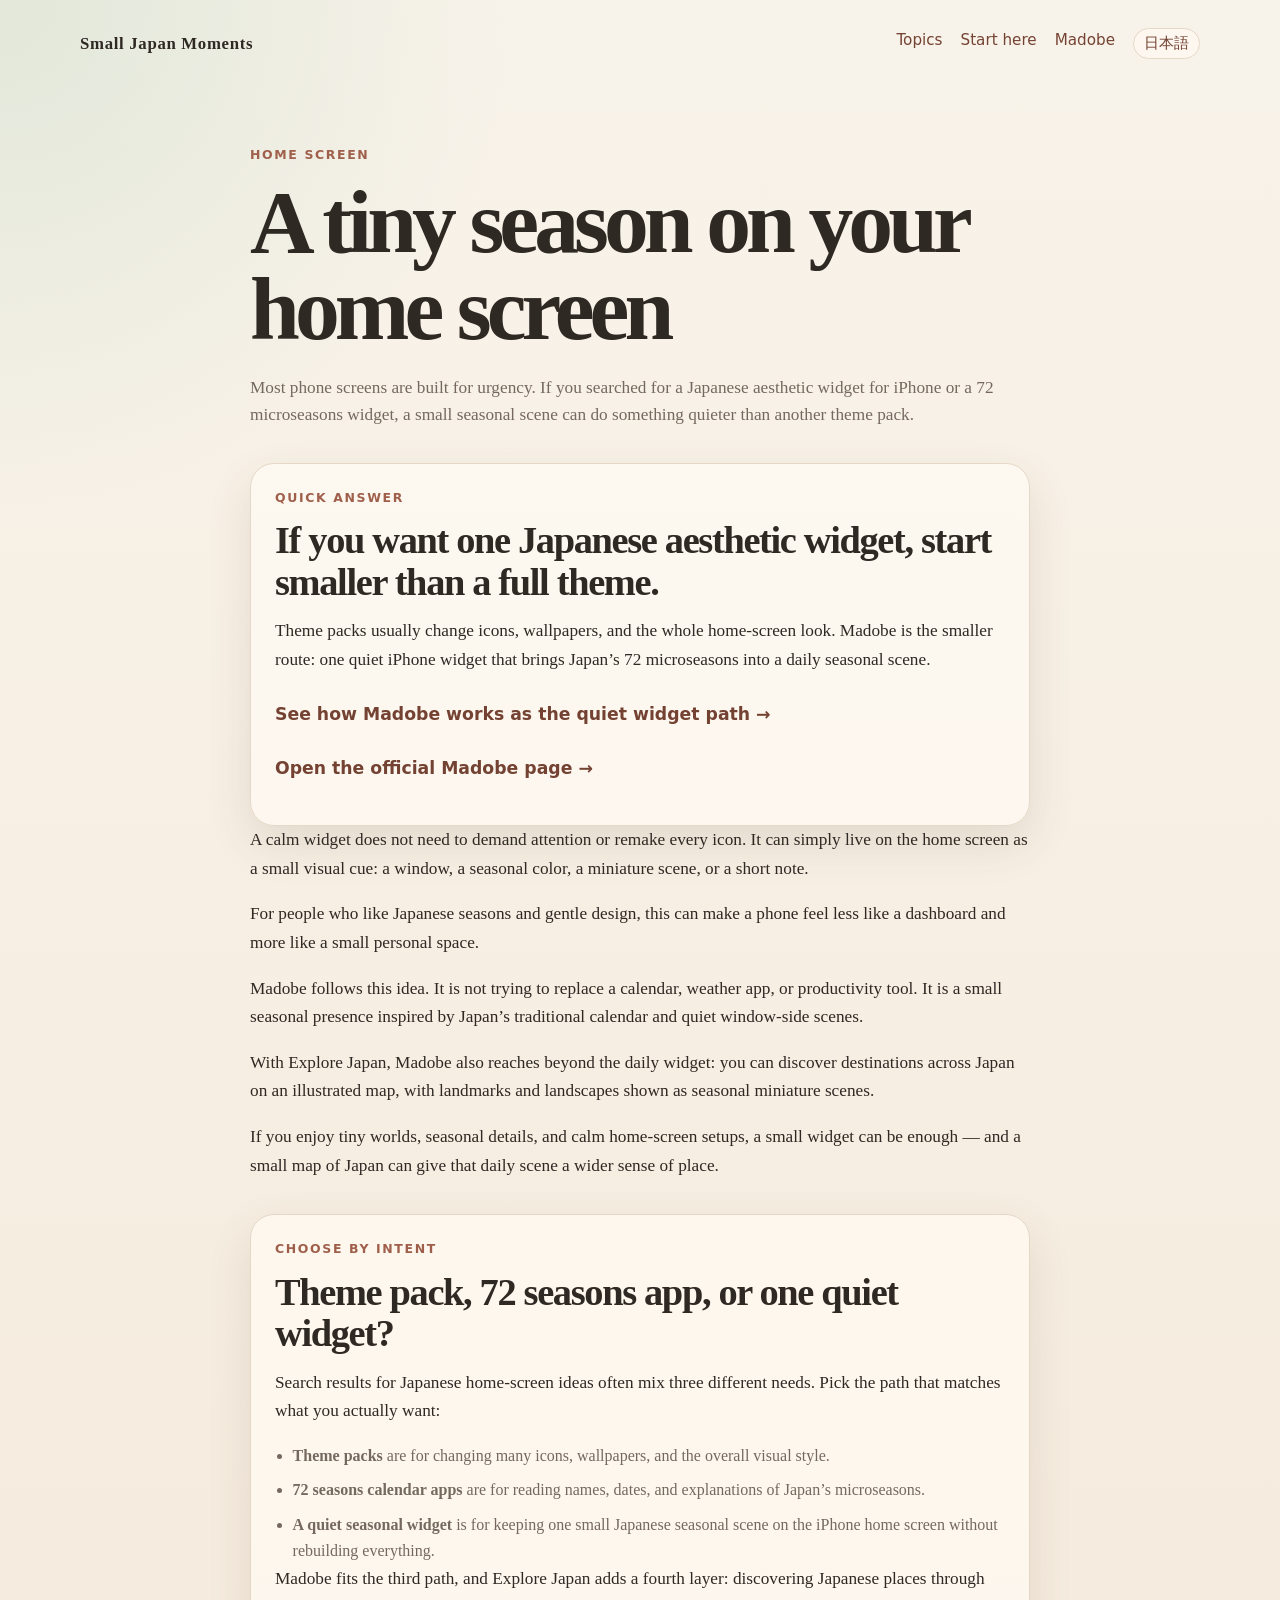
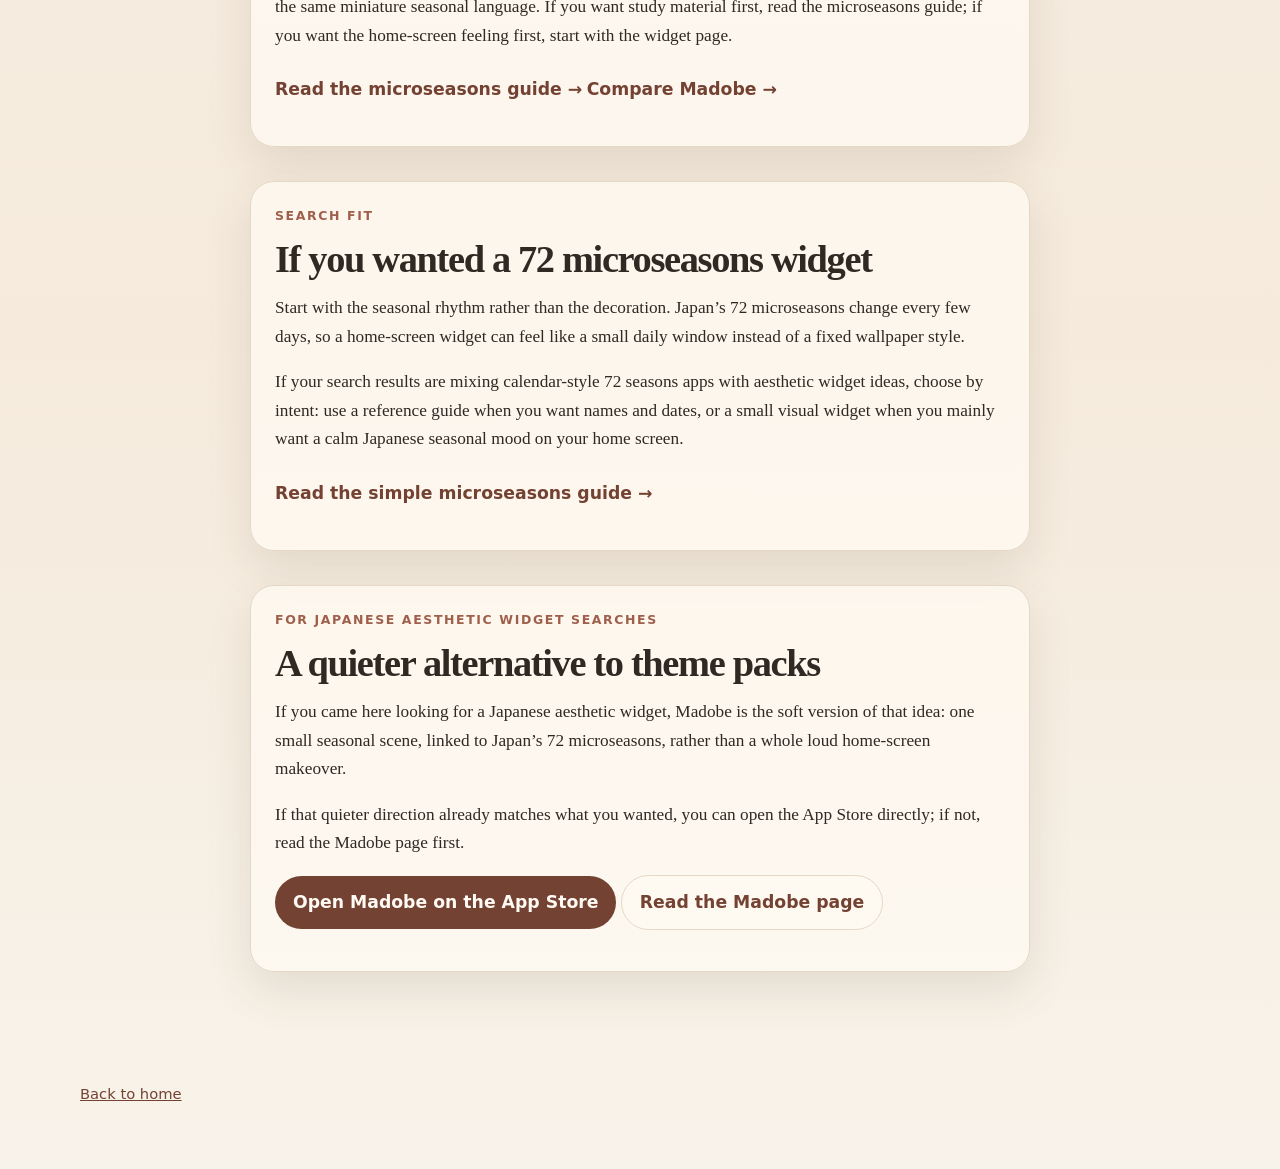
<file: articles/a-tiny-season-on-your-home-screen.html>
<!doctype html>
<html lang="en">
  <head>
    <meta charset="utf-8">
    <meta name="viewport" content="width=device-width, initial-scale=1">
    <title>Japanese Aesthetic Widget for iPhone | 72 Microseasons Home Screen</title>
    <meta name="description" content="Looking for a Japanese aesthetic widget for iPhone? Try one quiet seasonal scene inspired by Japan’s 72 microseasons instead of a loud theme pack or icon set.">
    <link rel="canonical" href="https://plumahatchery.github.io/small-japan-moments/articles/a-tiny-season-on-your-home-screen.html">
    <link rel="stylesheet" href="../styles.css">
    <link rel="alternate" hreflang="ja" href="../ja/articles/a-tiny-season-on-your-home-screen.html">
    <link rel="alternate" hreflang="en" href="a-tiny-season-on-your-home-screen.html">
    <script type="application/ld+json">
      {
        "@context": "https://schema.org",
        "@type": "FAQPage",
        "mainEntity": [
          {
            "@type": "Question",
            "name": "What is a Japanese aesthetic widget for iPhone?",
            "acceptedAnswer": {
              "@type": "Answer",
              "text": "On this site, it means one calm iPhone widget that adds a small Japanese seasonal feeling without replacing every icon, wallpaper, or home-screen layout."
            }
          },
          {
            "@type": "Question",
            "name": "How is Madobe different from a Japanese theme pack?",
            "acceptedAnswer": {
              "@type": "Answer",
              "text": "Theme packs usually change icons, wallpapers, and the whole home-screen look. Madobe is smaller: one quiet iPhone widget inspired by Japan's 72 microseasons."
            }
          },
          {
            "@type": "Question",
            "name": "Is Madobe a 72 microseasons widget?",
            "acceptedAnswer": {
              "@type": "Answer",
              "text": "Yes. Madobe uses Japan's 72 microseasons as the rhythm for small seasonal scenes that can stay on the iPhone home screen."
            }
          }
        ]
      }
    </script>
  </head>
  <body>
    <header class="site-header">
      <a class="brand" href="../index.html">Small Japan Moments</a>
      <nav aria-label="Main navigation">
        <a href="../topics.html">Topics</a>
        <a href="what-are-small-japan-moments.html">Start here</a>
        <a href="../madobe.html">Madobe</a>
        <a class="lang-switch" href="../ja/articles/a-tiny-season-on-your-home-screen.html" lang="ja">日本語</a>
      </nav>
    </header>

    <main class="article">
      <p class="eyebrow">Home screen</p>
      <h1>A tiny season on your home screen</h1>
      <p class="lead">Most phone screens are built for urgency. If you searched for a Japanese aesthetic widget for iPhone or a 72 microseasons widget, a small seasonal scene can do something quieter than another theme pack.</p>

      <section class="note-box" aria-labelledby="quick-widget-answer-title">
        <p class="eyebrow">Quick answer</p>
        <h2 id="quick-widget-answer-title">If you want one Japanese aesthetic widget, start smaller than a full theme.</h2>
        <p>Theme packs usually change icons, wallpapers, and the whole home-screen look. Madobe is the smaller route: one quiet iPhone widget that brings Japan’s 72 microseasons into a daily seasonal scene.</p>
        <p><a class="text-link" href="../madobe.html">See how Madobe works as the quiet widget path →</a></p>
        <p><a class="text-link" href="https://plumahatchery.com/madobe/">Open the official Madobe page →</a></p>
      </section>

      <p>A calm widget does not need to demand attention or remake every icon. It can simply live on the home screen as a small visual cue: a window, a seasonal color, a miniature scene, or a short note.</p>
      <p>For people who like Japanese seasons and gentle design, this can make a phone feel less like a dashboard and more like a small personal space.</p>
      <p>Madobe follows this idea. It is not trying to replace a calendar, weather app, or productivity tool. It is a small seasonal presence inspired by Japan’s traditional calendar and quiet window-side scenes.</p>
      <p>With Explore Japan, Madobe also reaches beyond the daily widget: you can discover destinations across Japan on an illustrated map, with landmarks and landscapes shown as seasonal miniature scenes.</p>
      <p>If you enjoy tiny worlds, seasonal details, and calm home-screen setups, a small widget can be enough — and a small map of Japan can give that daily scene a wider sense of place.</p>

      <section class="note-box" aria-labelledby="compare-widget-paths-title">
        <p class="eyebrow">Choose by intent</p>
        <h2 id="compare-widget-paths-title">Theme pack, 72 seasons app, or one quiet widget?</h2>
        <p>Search results for Japanese home-screen ideas often mix three different needs. Pick the path that matches what you actually want:</p>
        <ul class="quiet-list">
          <li><strong>Theme packs</strong> are for changing many icons, wallpapers, and the overall visual style.</li>
          <li><strong>72 seasons calendar apps</strong> are for reading names, dates, and explanations of Japan’s microseasons.</li>
          <li><strong>A quiet seasonal widget</strong> is for keeping one small Japanese seasonal scene on the iPhone home screen without rebuilding everything.</li>
        </ul>
        <p>Madobe fits the third path, and Explore Japan adds a fourth layer: discovering Japanese places through the same miniature seasonal language. If you want study material first, read the microseasons guide; if you want the home-screen feeling first, start with the widget page.</p>
        <p><a class="text-link" href="japan-has-more-than-four-seasons.html">Read the microseasons guide →</a> <a class="text-link" href="../madobe.html">Compare Madobe →</a></p>
      </section>

      <section class="note-box" aria-labelledby="widget-search-fit">
        <p class="eyebrow">Search fit</p>
        <h2 id="widget-search-fit">If you wanted a 72 microseasons widget</h2>
        <p>Start with the seasonal rhythm rather than the decoration. Japan’s 72 microseasons change every few days, so a home-screen widget can feel like a small daily window instead of a fixed wallpaper style.</p>
        <p>If your search results are mixing calendar-style 72 seasons apps with aesthetic widget ideas, choose by intent: use a reference guide when you want names and dates, or a small visual widget when you mainly want a calm Japanese seasonal mood on your home screen.</p>
        <p><a class="text-link" href="japan-has-more-than-four-seasons.html">Read the simple microseasons guide →</a></p>
      </section>

      <section class="note-box" aria-labelledby="japanese-widget-next-step">
        <p class="eyebrow">For Japanese aesthetic widget searches</p>
        <h2 id="japanese-widget-next-step">A quieter alternative to theme packs</h2>
        <p>If you came here looking for a Japanese aesthetic widget, Madobe is the soft version of that idea: one small seasonal scene, linked to Japan’s 72 microseasons, rather than a whole loud home-screen makeover.</p>
        <p>If that quieter direction already matches what you wanted, you can open the App Store directly; if not, read the Madobe page first.</p>
        <p>
          <a class="button" href="https://apps.apple.com/app/id6761128780">Open Madobe on the App Store</a>
          <a class="button secondary" href="../madobe.html">Read the Madobe page</a>
        </p>
      </section>
    </main>

    <footer class="site-footer">
      <p><a href="../index.html">Back to home</a></p>
    </footer>
  </body>
</html>
</file>
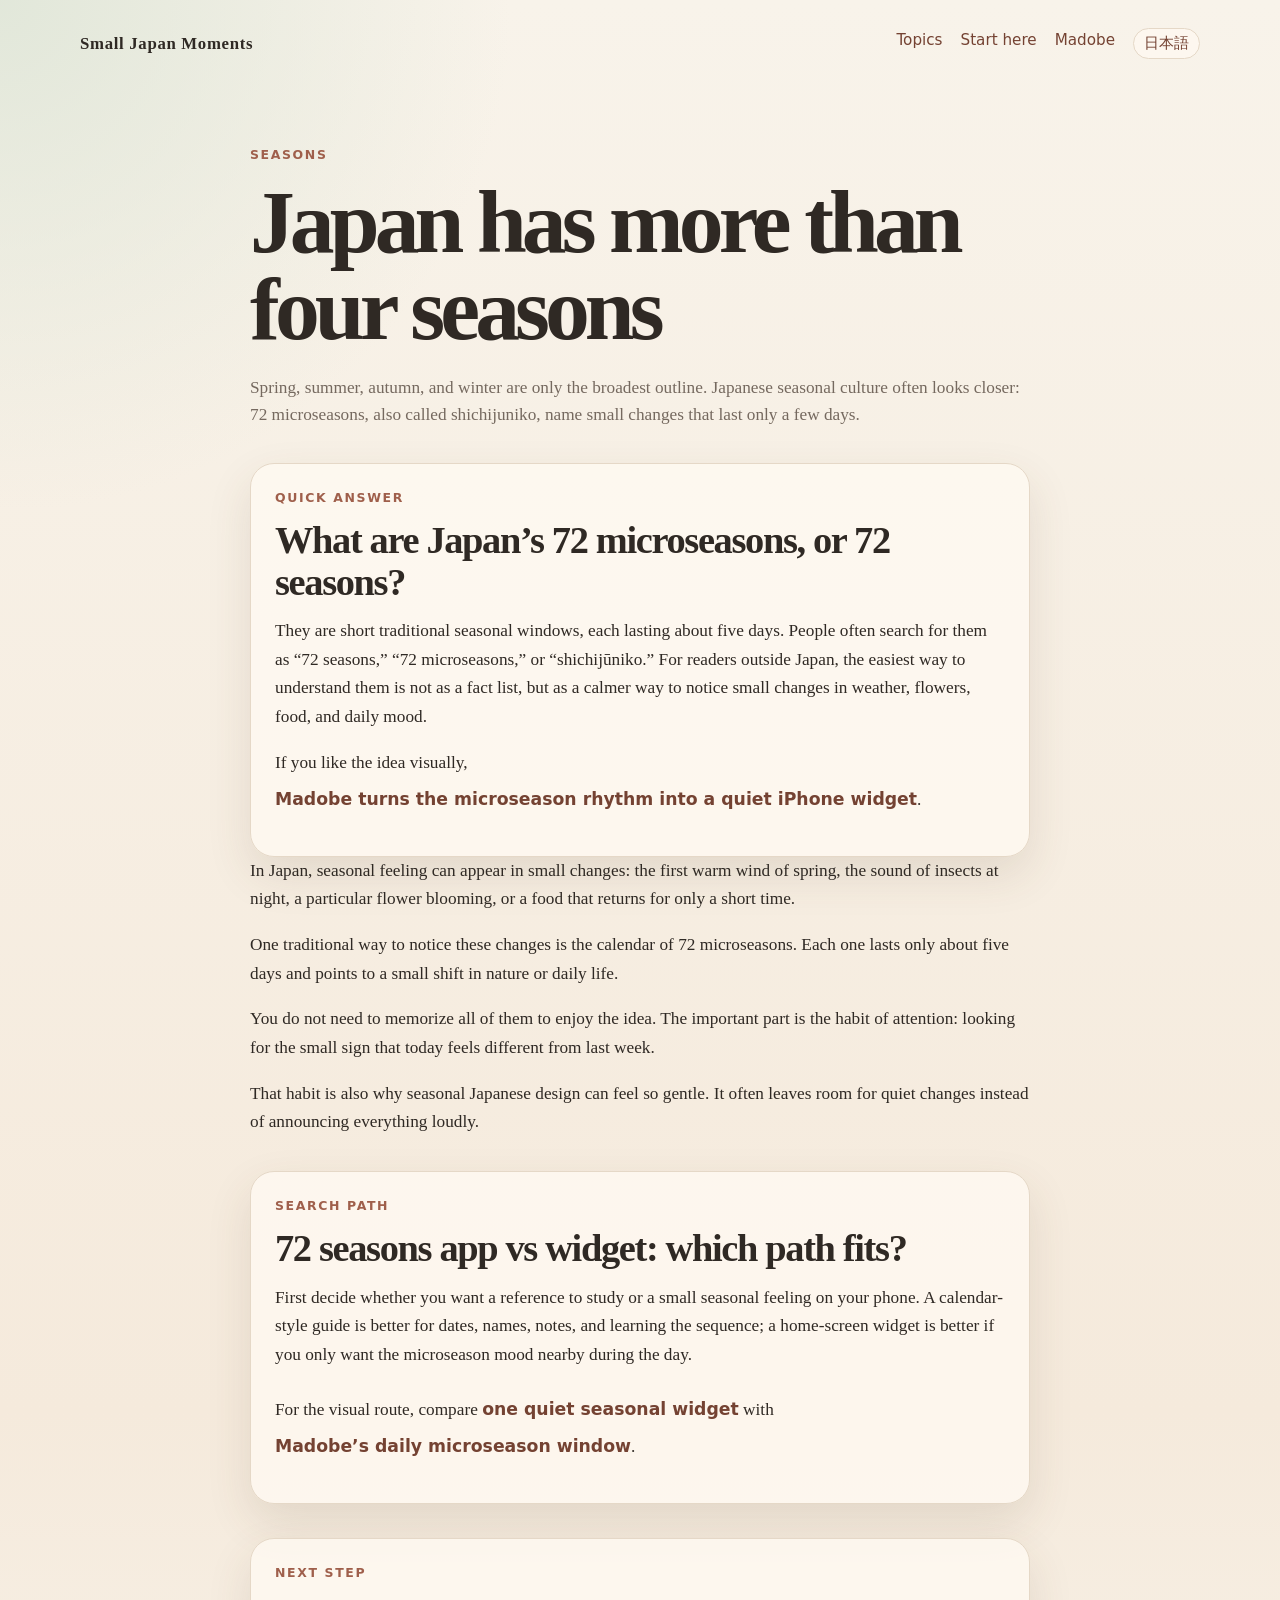
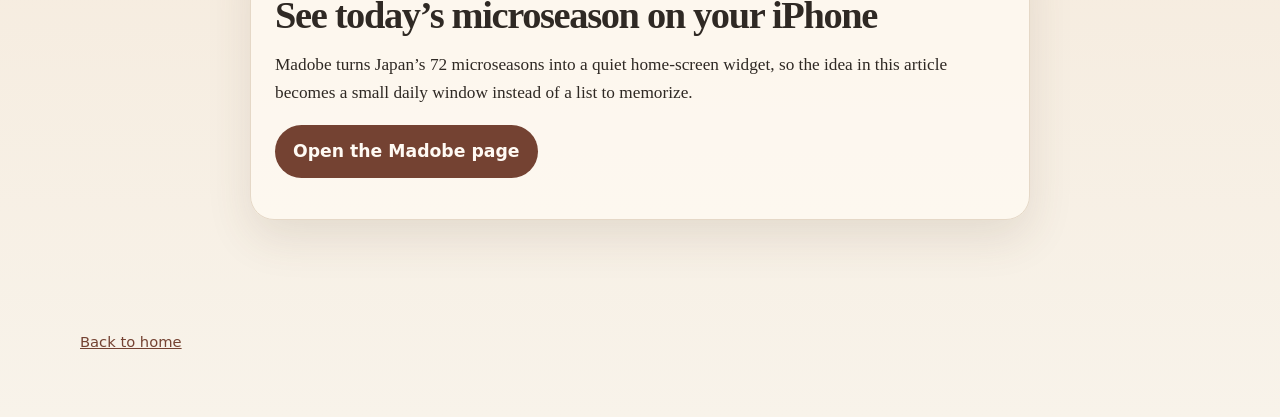
<file: articles/japan-has-more-than-four-seasons.html>
<!doctype html>
<html lang="en">
  <head>
    <meta charset="utf-8">
    <meta name="viewport" content="width=device-width, initial-scale=1">
    <title>Japan’s 72 Microseasons / Shichijuniko: App vs Widget</title>
    <meta name="description" content="A gentle introduction to Japan's 72 microseasons, or shichijuniko: what 72 seasons means, and how to choose between a calendar app, guide, or quiet iPhone widget.">
    <link rel="canonical" href="https://plumahatchery.github.io/small-japan-moments/articles/japan-has-more-than-four-seasons.html">
    <link rel="stylesheet" href="../styles.css">
    <link rel="alternate" hreflang="ja" href="../ja/articles/japan-has-more-than-four-seasons.html">
    <link rel="alternate" hreflang="en" href="japan-has-more-than-four-seasons.html">
  </head>
  <body>
    <header class="site-header">
      <a class="brand" href="../index.html">Small Japan Moments</a>
      <nav aria-label="Main navigation">
        <a href="../topics.html">Topics</a>
        <a href="what-are-small-japan-moments.html">Start here</a>
        <a href="../madobe.html">Madobe</a>
        <a class="lang-switch" href="../ja/articles/japan-has-more-than-four-seasons.html" lang="ja">日本語</a>
      </nav>
    </header>

    <main class="article">
      <p class="eyebrow">Seasons</p>
      <h1>Japan has more than four seasons</h1>
      <p class="lead">Spring, summer, autumn, and winter are only the broadest outline. Japanese seasonal culture often looks closer: 72 microseasons, also called shichijuniko, name small changes that last only a few days.</p>

      <section class="note-box" aria-labelledby="microseasons-quick-answer">
        <p class="eyebrow">Quick answer</p>
        <h2 id="microseasons-quick-answer">What are Japan’s 72 microseasons, or 72 seasons?</h2>
        <p>They are short traditional seasonal windows, each lasting about five days. People often search for them as “72 seasons,” “72 microseasons,” or “shichijūniko.” For readers outside Japan, the easiest way to understand them is not as a fact list, but as a calmer way to notice small changes in weather, flowers, food, and daily mood.</p>
        <p>If you like the idea visually, <a class="text-link" href="../madobe.html">Madobe turns the microseason rhythm into a quiet iPhone widget</a>.</p>
      </section>

      <p>In Japan, seasonal feeling can appear in small changes: the first warm wind of spring, the sound of insects at night, a particular flower blooming, or a food that returns for only a short time.</p>
      <p>One traditional way to notice these changes is the calendar of 72 microseasons. Each one lasts only about five days and points to a small shift in nature or daily life.</p>
      <p>You do not need to memorize all of them to enjoy the idea. The important part is the habit of attention: looking for the small sign that today feels different from last week.</p>
      <p>That habit is also why seasonal Japanese design can feel so gentle. It often leaves room for quiet changes instead of announcing everything loudly.</p>

      <section class="note-box" aria-labelledby="seasons-app-path">
        <p class="eyebrow">Search path</p>
        <h2 id="seasons-app-path">72 seasons app vs widget: which path fits?</h2>
        <p>First decide whether you want a reference to study or a small seasonal feeling on your phone. A calendar-style guide is better for dates, names, notes, and learning the sequence; a home-screen widget is better if you only want the microseason mood nearby during the day.</p>
        <p>For the visual route, compare <a class="text-link" href="a-tiny-season-on-your-home-screen.html">one quiet seasonal widget</a> with <a class="text-link" href="../madobe.html">Madobe’s daily microseason window</a>.</p>
      </section>

      <section class="note-box" aria-labelledby="madobe-next-step">
        <p class="eyebrow">Next step</p>
        <h2 id="madobe-next-step">See today’s microseason on your iPhone</h2>
        <p>Madobe turns Japan’s 72 microseasons into a quiet home-screen widget, so the idea in this article becomes a small daily window instead of a list to memorize.</p>
        <p><a class="button" href="../madobe.html">Open the Madobe page</a></p>
      </section>
    </main>

    <footer class="site-footer">
      <p><a href="../index.html">Back to home</a></p>
    </footer>
  </body>
</html>
</file>
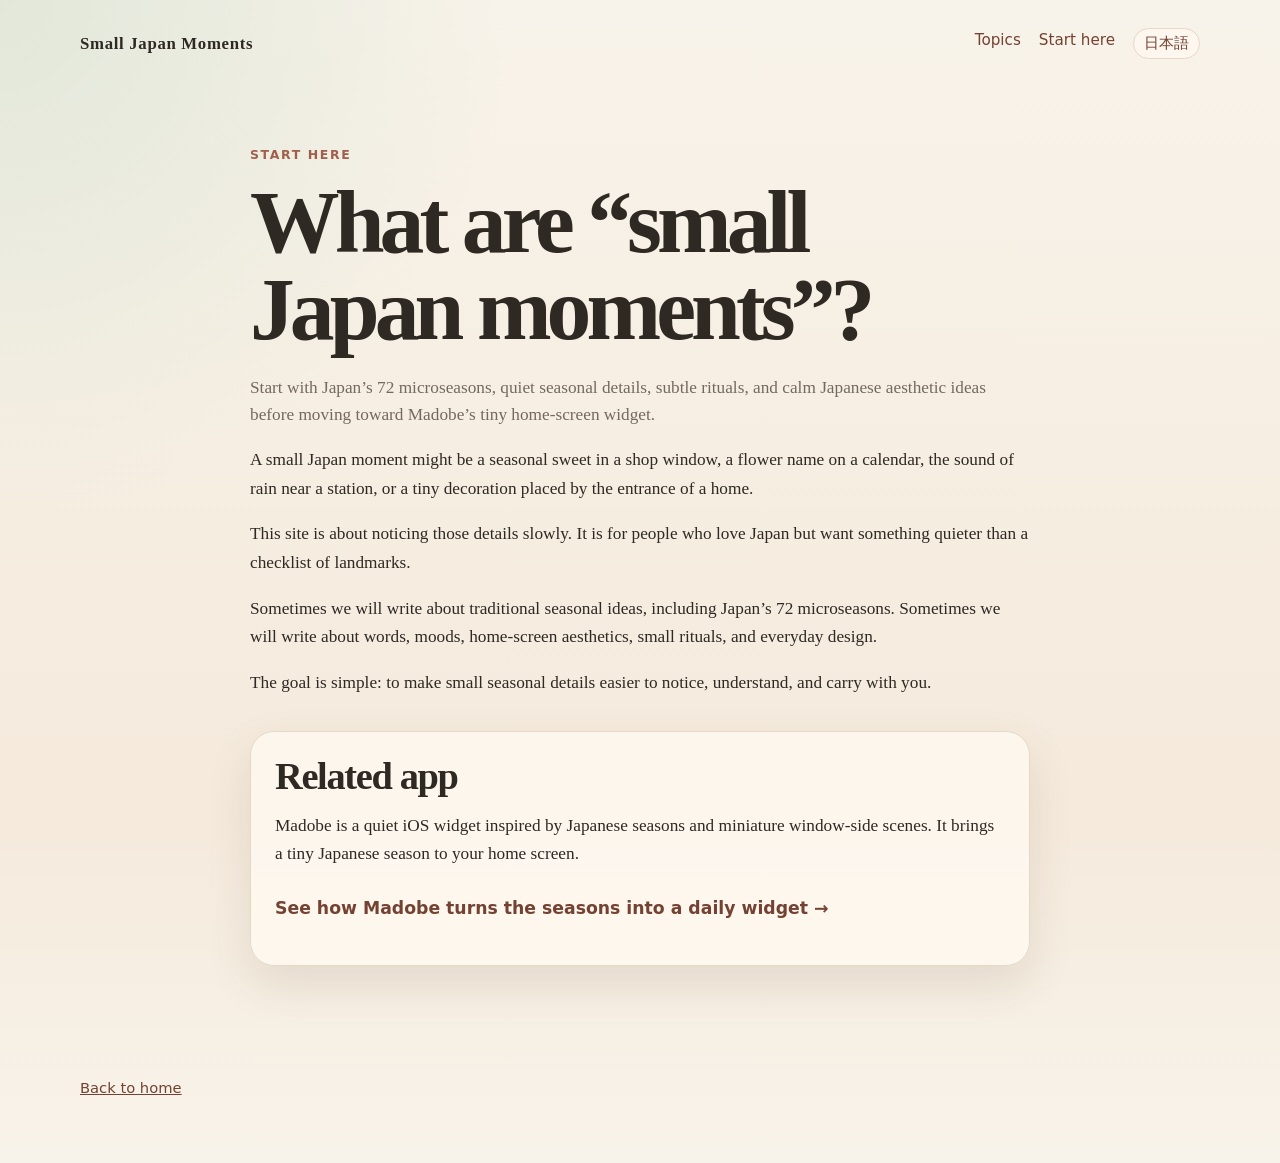
<file: articles/what-are-small-japan-moments.html>
<!doctype html>
<html lang="en">
  <head>
    <meta charset="utf-8">
    <meta name="viewport" content="width=device-width, initial-scale=1">
    <title>Small Japan Moments: 72 Microseasons and Quiet Japanese Aesthetic</title>
    <meta name="description" content="Start here for Japan’s 72 microseasons, quiet seasonal details, subtle rituals, calm Japanese aesthetic ideas, and the Madobe iPhone widget path.">
    <link rel="stylesheet" href="../styles.css">
    <link rel="canonical" href="https://plumahatchery.github.io/small-japan-moments/articles/what-are-small-japan-moments.html">
    <link rel="alternate" hreflang="ja" href="../ja/articles/what-are-small-japan-moments.html">
    <link rel="alternate" hreflang="en" href="what-are-small-japan-moments.html">
  </head>
  <body>
    <header class="site-header">
      <a class="brand" href="../index.html">Small Japan Moments</a>
      <nav aria-label="Main navigation">
        <a href="../topics.html">Topics</a>
        <a href="what-are-small-japan-moments.html">Start here</a>
        <a class="lang-switch" href="../ja/articles/what-are-small-japan-moments.html" lang="ja">日本語</a>
      </nav>
    </header>

    <main class="article">
      <p class="eyebrow">Start here</p>
      <h1>What are “small Japan moments”?</h1>
      <p class="lead">Start with Japan’s 72 microseasons, quiet seasonal details, subtle rituals, and calm Japanese aesthetic ideas before moving toward Madobe’s tiny home-screen widget.</p>

      <p>A small Japan moment might be a seasonal sweet in a shop window, a flower name on a calendar, the sound of rain near a station, or a tiny decoration placed by the entrance of a home.</p>
      <p>This site is about noticing those details slowly. It is for people who love Japan but want something quieter than a checklist of landmarks.</p>
      <p>Sometimes we will write about traditional seasonal ideas, including Japan’s 72 microseasons. Sometimes we will write about words, moods, home-screen aesthetics, small rituals, and everyday design.</p>
      <p>The goal is simple: to make small seasonal details easier to notice, understand, and carry with you.</p>

      <aside class="note-box">
        <h2>Related app</h2>
        <p>Madobe is a quiet iOS widget inspired by Japanese seasons and miniature window-side scenes. It brings a tiny Japanese season to your home screen.</p>
        <p><a class="text-link" href="../madobe.html">See how Madobe turns the seasons into a daily widget →</a></p>
      </aside>
    </main>

    <footer class="site-footer">
      <p><a href="../index.html">Back to home</a></p>
    </footer>
  </body>
</html>
</file>
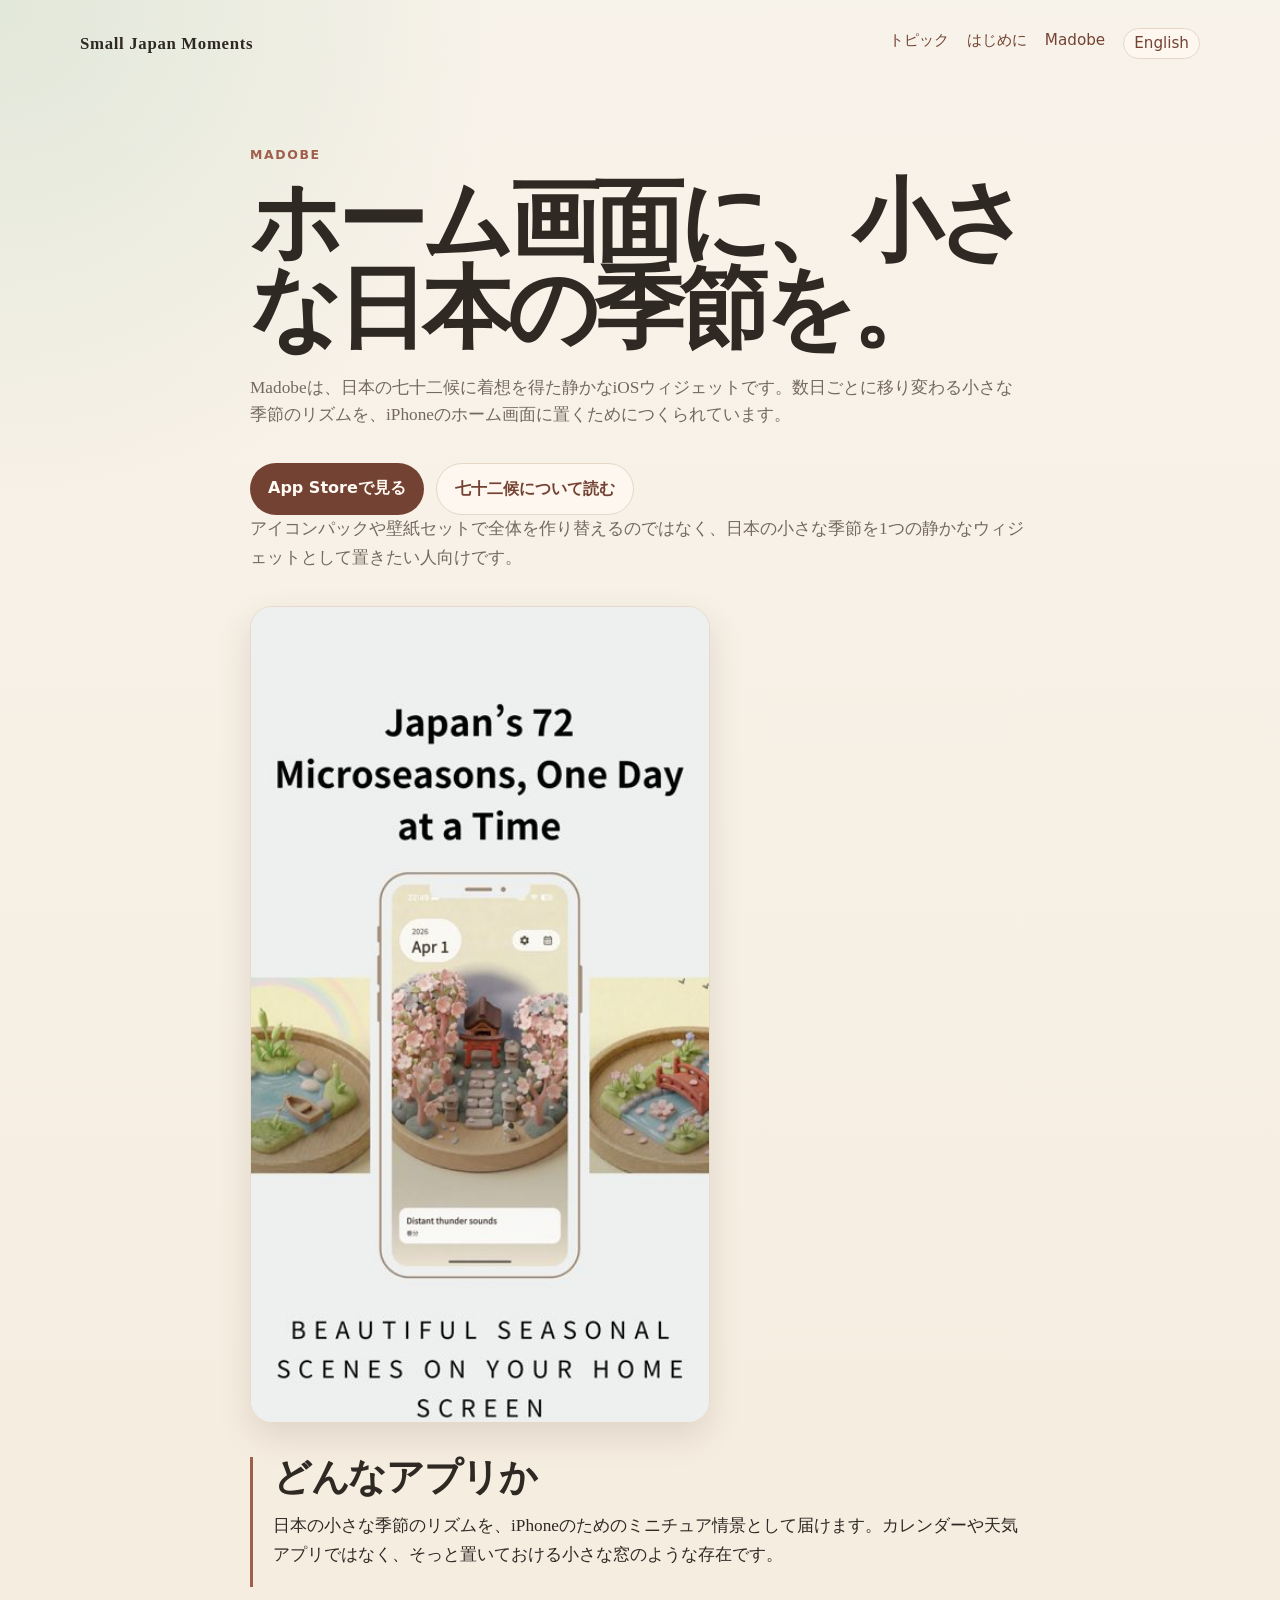
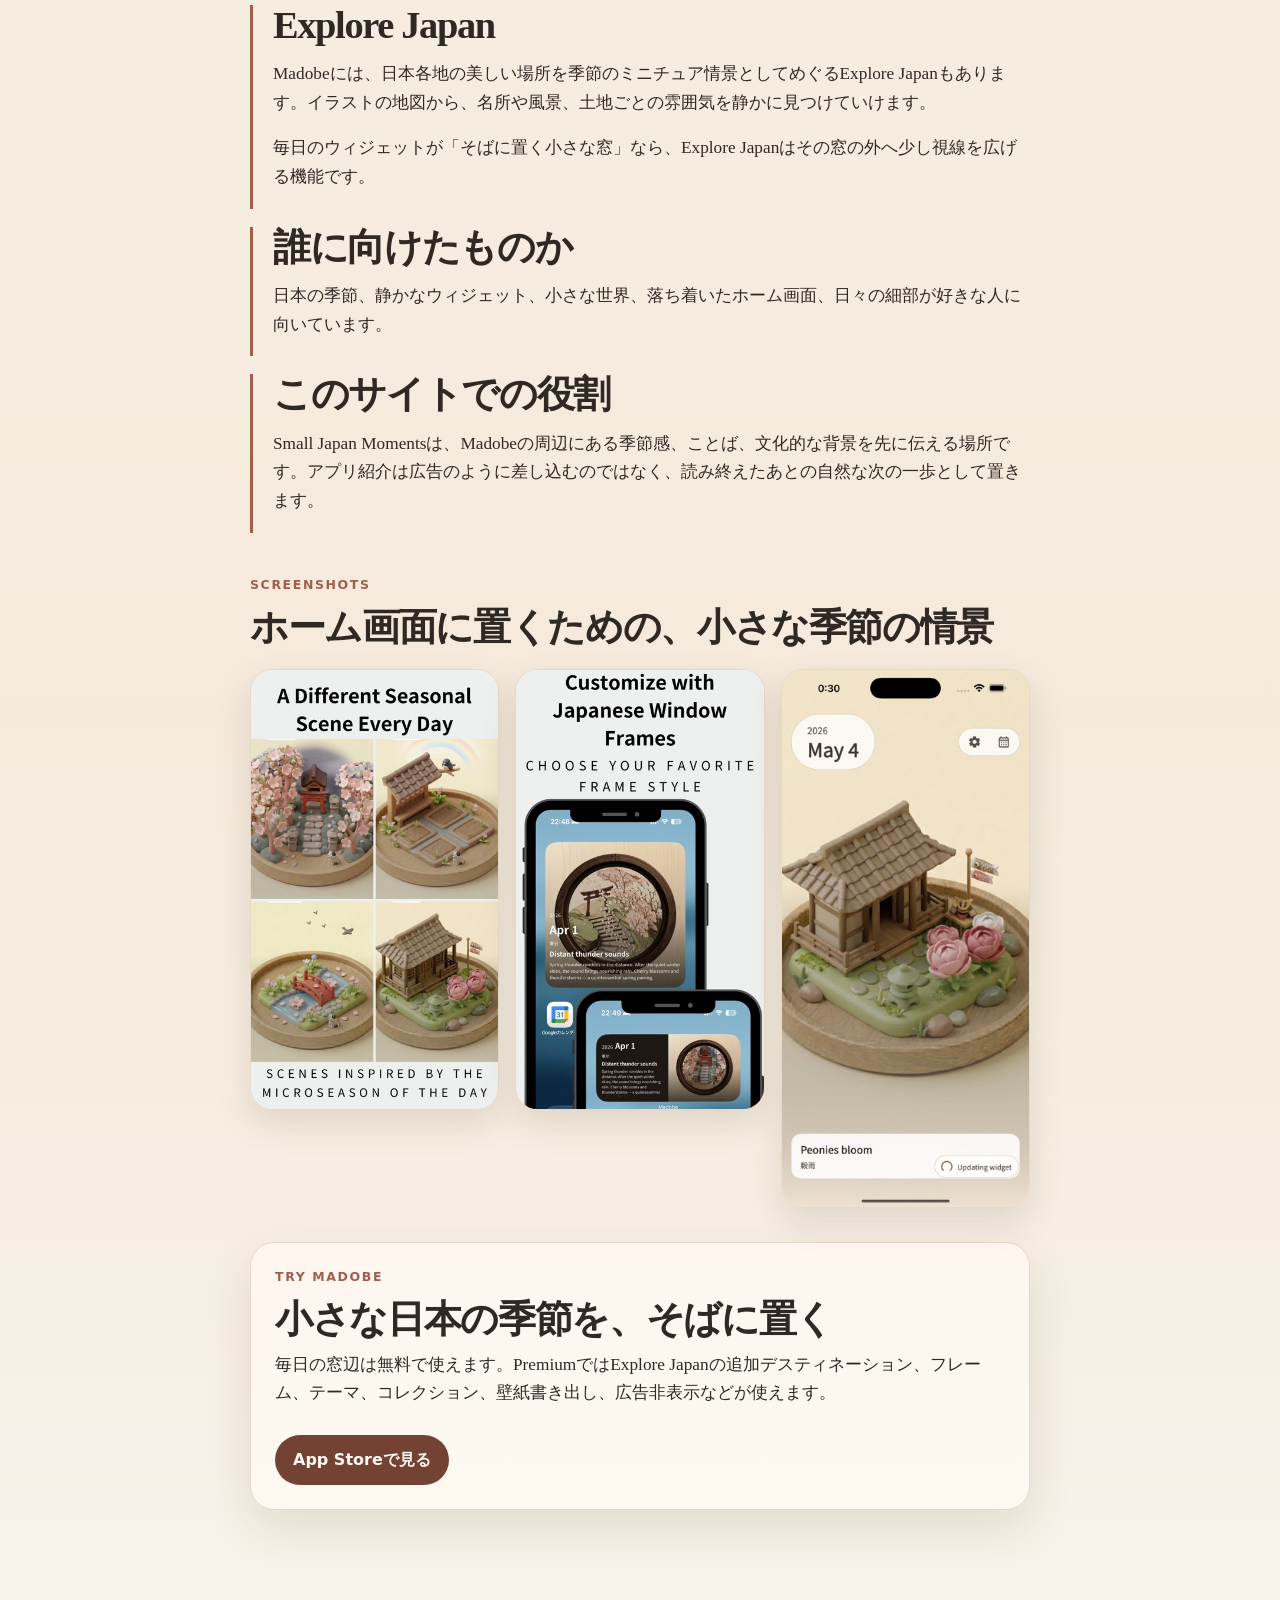
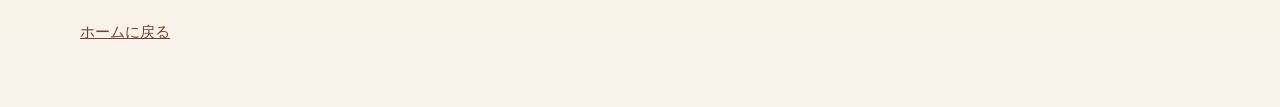
<file: ja/madobe.html>
<!doctype html>
<html lang="ja">
  <head>
    <meta charset="utf-8">
    <meta name="viewport" content="width=device-width, initial-scale=1">
    <title>Madobe | ホーム画面に小さな日本の季節を</title>
    <meta name="description" content="Madobeは、日本の七十二候に着想を得た静かなiOSウィジェットです。Explore Japanで日本各地の季節のミニチュア情景も楽しめます。">
    <link rel="stylesheet" href="../styles.css">
    <link rel="alternate" hreflang="en" href="../madobe.html">
    <link rel="alternate" hreflang="ja" href="madobe.html">
  </head>
  <body>
    <header class="site-header">
      <a class="brand" href="index.html">Small Japan Moments</a>
      <nav aria-label="メインナビゲーション">
        <a href="topics.html">トピック</a>
        <a href="articles/what-are-small-japan-moments.html">はじめに</a>
        <a href="madobe.html">Madobe</a>
        <a class="lang-switch" href="../madobe.html" lang="en">English</a>
      </nav>
    </header>

    <main class="page madobe-page">
      <p class="eyebrow">Madobe</p>
      <h1>ホーム画面に、小さな日本の季節を。</h1>
      <p class="lead">Madobeは、日本の七十二候に着想を得た静かなiOSウィジェットです。数日ごとに移り変わる小さな季節のリズムを、iPhoneのホーム画面に置くためにつくられています。</p>
      <div class="hero-actions">
        <a class="button" href="https://apps.apple.com/app/id6761128780">App Storeで見る</a>
        <a class="button secondary" href="articles/japan-has-more-than-four-seasons.html">七十二候について読む</a>
      </div>
      <p class="section-note">アイコンパックや壁紙セットで全体を作り替えるのではなく、日本の小さな季節を1つの静かなウィジェットとして置きたい人向けです。</p>

      <figure class="app-hero">
        <img src="../assets/madobe/madobe-overview.jpg" alt="Madobeアプリの紹介画像。Japan’s 72 Microseasons, One Day at a Time。">
      </figure>

      <div class="feature-stack">
        <section>
          <h2>どんなアプリか</h2>
          <p>日本の小さな季節のリズムを、iPhoneのためのミニチュア情景として届けます。カレンダーや天気アプリではなく、そっと置いておける小さな窓のような存在です。</p>
        </section>
        <section>
          <h2>Explore Japan</h2>
          <p>Madobeには、日本各地の美しい場所を季節のミニチュア情景としてめぐるExplore Japanもあります。イラストの地図から、名所や風景、土地ごとの雰囲気を静かに見つけていけます。</p>
          <p>毎日のウィジェットが「そばに置く小さな窓」なら、Explore Japanはその窓の外へ少し視線を広げる機能です。</p>
        </section>
        <section>
          <h2>誰に向けたものか</h2>
          <p>日本の季節、静かなウィジェット、小さな世界、落ち着いたホーム画面、日々の細部が好きな人に向いています。</p>
        </section>
        <section>
          <h2>このサイトでの役割</h2>
          <p>Small Japan Momentsは、Madobeの周辺にある季節感、ことば、文化的な背景を先に伝える場所です。アプリ紹介は広告のように差し込むのではなく、読み終えたあとの自然な次の一歩として置きます。</p>
        </section>
      </div>

      <section class="screenshot-gallery" aria-labelledby="screenshots-title">
        <p class="eyebrow">Screenshots</p>
        <h2 id="screenshots-title">ホーム画面に置くための、小さな季節の情景</h2>
        <div class="screenshot-grid">
          <img src="../assets/madobe/madobe-scenes.jpg" alt="Madobeの季節ごとのミニチュア情景。">
          <img src="../assets/madobe/madobe-frames.jpg" alt="Madobeの日本風ウィンドウフレームのカスタマイズ画面。">
          <img src="../assets/madobe/madobe-peonies.jpg" alt="牡丹の小さな季節の情景を表示するMadobeのiPhone画面。">
        </div>
      </section>

      <div class="note-box cta-box">
        <p class="eyebrow">Try Madobe</p>
        <h2>小さな日本の季節を、そばに置く</h2>
        <p>毎日の窓辺は無料で使えます。PremiumではExplore Japanの追加デスティネーション、フレーム、テーマ、コレクション、壁紙書き出し、広告非表示などが使えます。</p>
        <a class="button" href="https://apps.apple.com/app/id6761128780">App Storeで見る</a>
      </div>
    </main>

    <footer class="site-footer">
      <p><a href="index.html">ホームに戻る</a></p>
    </footer>
  </body>
</html>
</file>
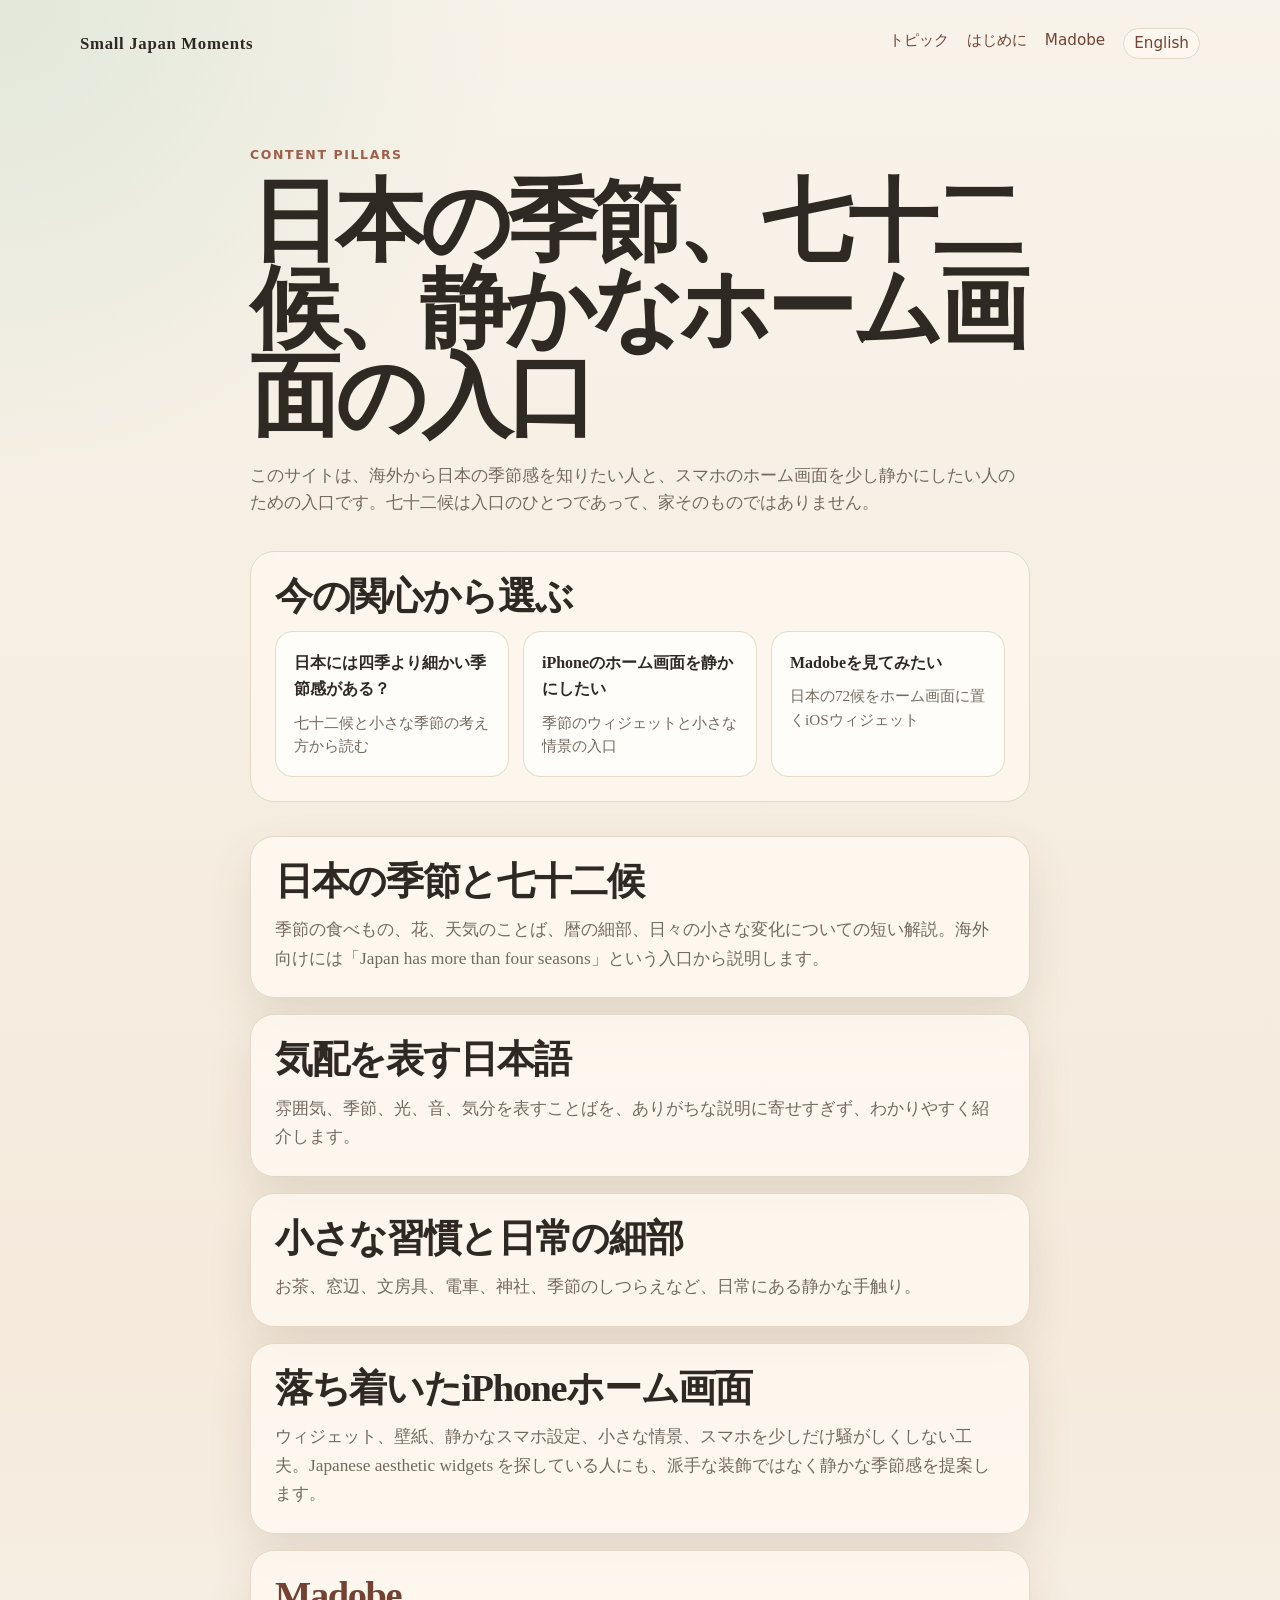
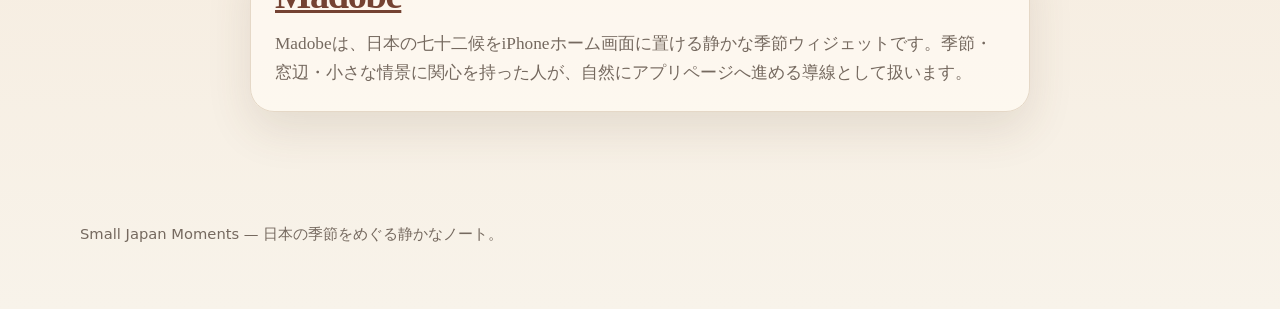
<file: ja/topics.html>
<!doctype html>
<html lang="ja">
  <head>
    <meta charset="utf-8">
    <meta name="viewport" content="width=device-width, initial-scale=1">
    <title>日本の季節・七十二候・静かなホーム画面のトピック | Small Japan Moments</title>
    <meta name="description" content="日本の季節、七十二候、季節のことば、小さな習慣、落ち着いたiPhoneホーム画面、Madobeにつながる読みものの入口。">
    <link rel="stylesheet" href="../styles.css">
    <link rel="alternate" hreflang="en" href="../topics.html">
    <link rel="alternate" hreflang="ja" href="topics.html">
  </head>
  <body>
    <header class="site-header">
      <a class="brand" href="index.html">Small Japan Moments</a>
      <nav aria-label="メインナビゲーション">
        <a href="topics.html">トピック</a>
        <a href="articles/what-are-small-japan-moments.html">はじめに</a>
        <a href="madobe.html">Madobe</a>
        <a class="lang-switch" href="../topics.html" lang="en">English</a>
      </nav>
    </header>

    <main class="page">
      <p class="eyebrow">Content pillars</p>
      <h1>日本の季節、七十二候、静かなホーム画面の入口</h1>
      <p class="lead">このサイトは、海外から日本の季節感を知りたい人と、スマホのホーム画面を少し静かにしたい人のための入口です。七十二候は入口のひとつであって、家そのものではありません。</p>

      <section class="topic-chooser" aria-labelledby="choose-topic-title">
        <h2 id="choose-topic-title">今の関心から選ぶ</h2>
        <div class="chooser-grid">
          <a href="articles/japan-has-more-than-four-seasons.html"><strong>日本には四季より細かい季節感がある？</strong><span>七十二候と小さな季節の考え方から読む</span></a>
          <a href="articles/a-tiny-season-on-your-home-screen.html"><strong>iPhoneのホーム画面を静かにしたい</strong><span>季節のウィジェットと小さな情景の入口</span></a>
          <a href="madobe.html"><strong>Madobeを見てみたい</strong><span>日本の72候をホーム画面に置くiOSウィジェット</span></a>
        </div>
      </section>

      <div class="topic-list">
        <section>
          <h2>日本の季節と七十二候</h2>
          <p>季節の食べもの、花、天気のことば、暦の細部、日々の小さな変化についての短い解説。海外向けには「Japan has more than four seasons」という入口から説明します。</p>
        </section>
        <section>
          <h2>気配を表す日本語</h2>
          <p>雰囲気、季節、光、音、気分を表すことばを、ありがちな説明に寄せすぎず、わかりやすく紹介します。</p>
        </section>
        <section>
          <h2>小さな習慣と日常の細部</h2>
          <p>お茶、窓辺、文房具、電車、神社、季節のしつらえなど、日常にある静かな手触り。</p>
        </section>
        <section>
          <h2>落ち着いたiPhoneホーム画面</h2>
          <p>ウィジェット、壁紙、静かなスマホ設定、小さな情景、スマホを少しだけ騒がしくしない工夫。Japanese aesthetic widgets を探している人にも、派手な装飾ではなく静かな季節感を提案します。</p>
        </section>
        <section>
          <h2><a href="madobe.html">Madobe</a></h2>
          <p>Madobeは、日本の七十二候をiPhoneホーム画面に置ける静かな季節ウィジェットです。季節・窓辺・小さな情景に関心を持った人が、自然にアプリページへ進める導線として扱います。</p>
        </section>
      </div>
    </main>

    <footer class="site-footer">
      <p>Small Japan Moments — 日本の季節をめぐる静かなノート。</p>
    </footer>
  </body>
</html>
</file>
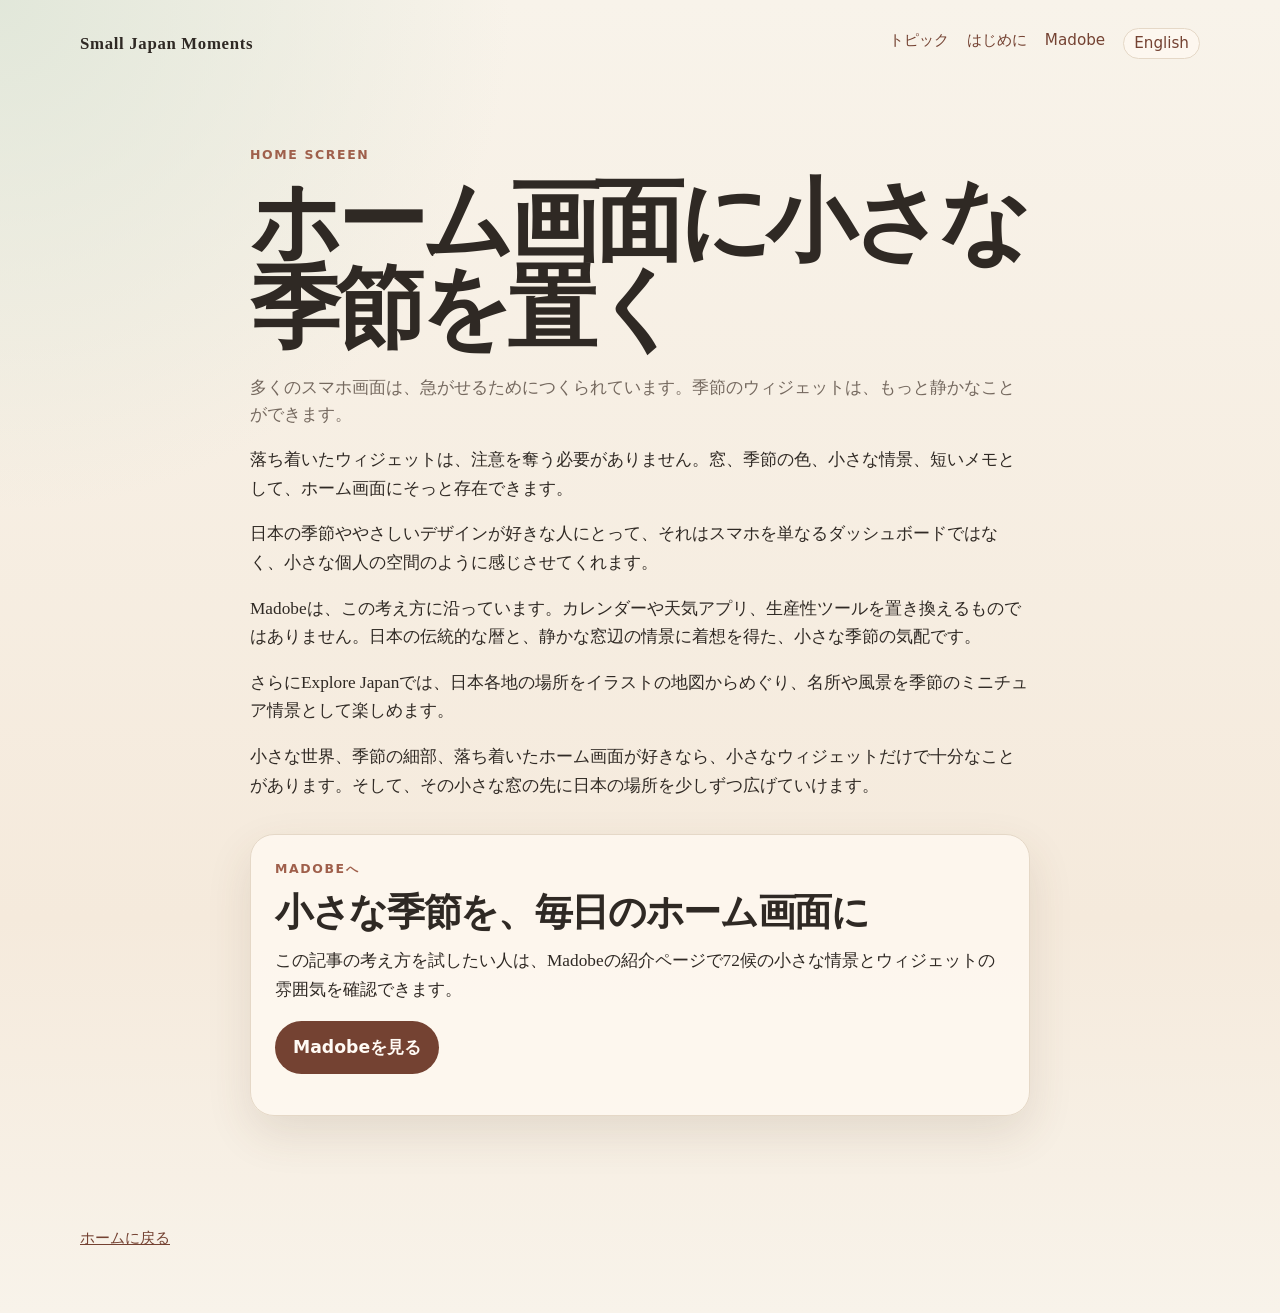
<file: ja/articles/a-tiny-season-on-your-home-screen.html>
<!doctype html>
<html lang="ja">
  <head>
    <meta charset="utf-8">
    <meta name="viewport" content="width=device-width, initial-scale=1">
    <title>ホーム画面に小さな季節を置く | Small Japan Moments</title>
    <meta name="description" content="静かな季節のウィジェットがiPhoneのホーム画面を少し落ち着いた場所にする理由。">
    <link rel="stylesheet" href="../../styles.css">
    <link rel="alternate" hreflang="en" href="../../articles/a-tiny-season-on-your-home-screen.html">
    <link rel="alternate" hreflang="ja" href="a-tiny-season-on-your-home-screen.html">
  </head>
  <body>
    <header class="site-header">
      <a class="brand" href="../index.html">Small Japan Moments</a>
      <nav aria-label="メインナビゲーション">
        <a href="../topics.html">トピック</a>
        <a href="what-are-small-japan-moments.html">はじめに</a>
        <a href="../madobe.html">Madobe</a>
        <a class="lang-switch" href="../../articles/a-tiny-season-on-your-home-screen.html" lang="en">English</a>
      </nav>
    </header>

    <main class="article">
      <p class="eyebrow">Home screen</p>
      <h1>ホーム画面に小さな季節を置く</h1>
      <p class="lead">多くのスマホ画面は、急がせるためにつくられています。季節のウィジェットは、もっと静かなことができます。</p>

      <p>落ち着いたウィジェットは、注意を奪う必要がありません。窓、季節の色、小さな情景、短いメモとして、ホーム画面にそっと存在できます。</p>
      <p>日本の季節ややさしいデザインが好きな人にとって、それはスマホを単なるダッシュボードではなく、小さな個人の空間のように感じさせてくれます。</p>
      <p>Madobeは、この考え方に沿っています。カレンダーや天気アプリ、生産性ツールを置き換えるものではありません。日本の伝統的な暦と、静かな窓辺の情景に着想を得た、小さな季節の気配です。</p>
      <p>さらにExplore Japanでは、日本各地の場所をイラストの地図からめぐり、名所や風景を季節のミニチュア情景として楽しめます。</p>
      <p>小さな世界、季節の細部、落ち着いたホーム画面が好きなら、小さなウィジェットだけで十分なことがあります。そして、その小さな窓の先に日本の場所を少しずつ広げていけます。</p>

      <section class="note-box" aria-labelledby="madobe-next-step">
        <p class="eyebrow">Madobeへ</p>
        <h2 id="madobe-next-step">小さな季節を、毎日のホーム画面に</h2>
        <p>この記事の考え方を試したい人は、Madobeの紹介ページで72候の小さな情景とウィジェットの雰囲気を確認できます。</p>
        <p><a class="button" href="../madobe.html">Madobeを見る</a></p>
      </section>
    </main>

    <footer class="site-footer">
      <p><a href="../index.html">ホームに戻る</a></p>
    </footer>
  </body>
</html>
</file>
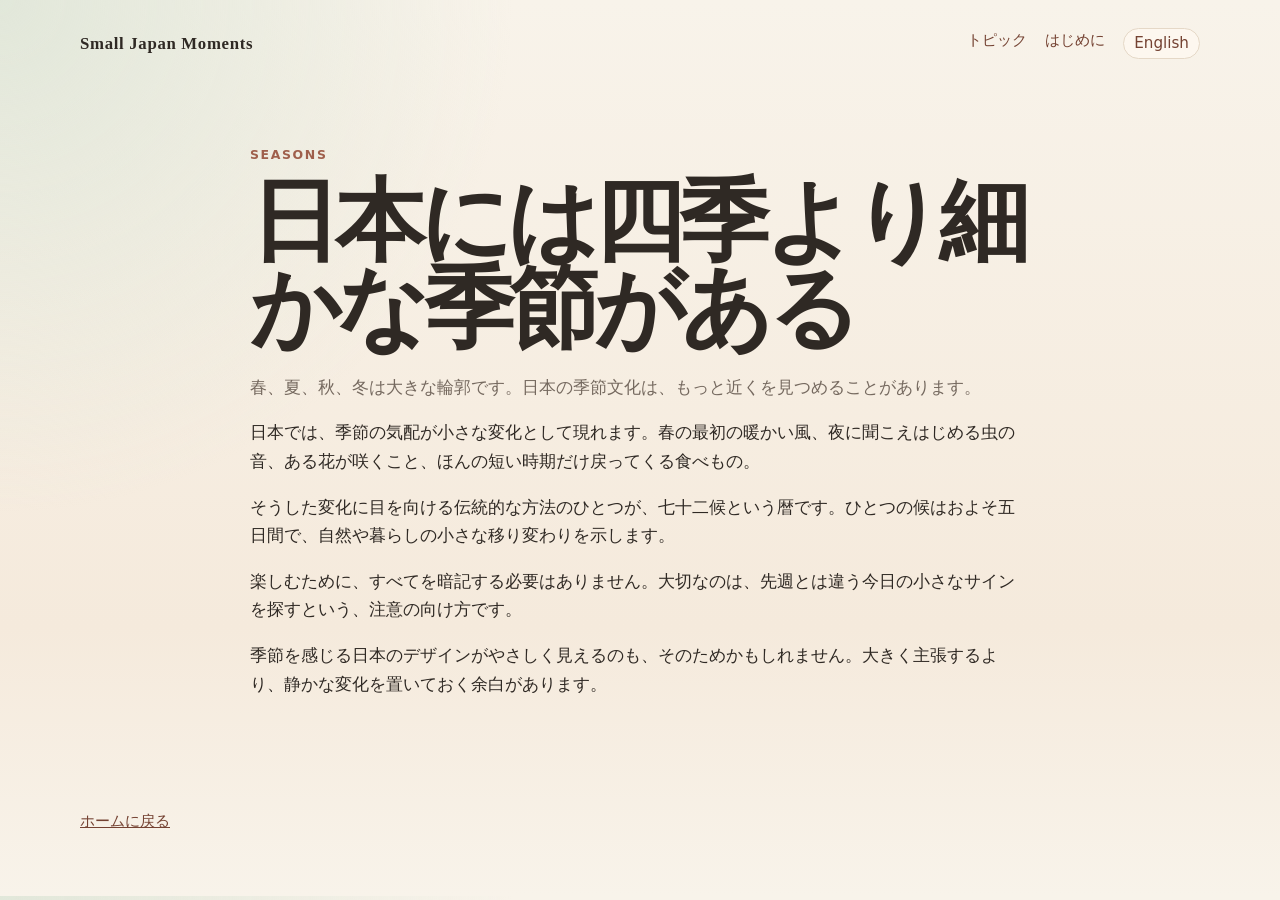
<file: ja/articles/japan-has-more-than-four-seasons.html>
<!doctype html>
<html lang="ja">
  <head>
    <meta charset="utf-8">
    <meta name="viewport" content="width=device-width, initial-scale=1">
    <title>日本には四季より細かな季節がある | Small Japan Moments</title>
    <meta name="description" content="春夏秋冬より細かな日本の季節感と七十二候へのやさしい入口。">
    <link rel="stylesheet" href="../../styles.css">
    <link rel="alternate" hreflang="en" href="../../articles/japan-has-more-than-four-seasons.html">
    <link rel="alternate" hreflang="ja" href="japan-has-more-than-four-seasons.html">
  </head>
  <body>
    <header class="site-header">
      <a class="brand" href="../index.html">Small Japan Moments</a>
      <nav aria-label="メインナビゲーション">
        <a href="../topics.html">トピック</a>
        <a href="what-are-small-japan-moments.html">はじめに</a>
        <a class="lang-switch" href="../../articles/japan-has-more-than-four-seasons.html" lang="en">English</a>
      </nav>
    </header>

    <main class="article">
      <p class="eyebrow">Seasons</p>
      <h1>日本には四季より細かな季節がある</h1>
      <p class="lead">春、夏、秋、冬は大きな輪郭です。日本の季節文化は、もっと近くを見つめることがあります。</p>

      <p>日本では、季節の気配が小さな変化として現れます。春の最初の暖かい風、夜に聞こえはじめる虫の音、ある花が咲くこと、ほんの短い時期だけ戻ってくる食べもの。</p>
      <p>そうした変化に目を向ける伝統的な方法のひとつが、七十二候という暦です。ひとつの候はおよそ五日間で、自然や暮らしの小さな移り変わりを示します。</p>
      <p>楽しむために、すべてを暗記する必要はありません。大切なのは、先週とは違う今日の小さなサインを探すという、注意の向け方です。</p>
      <p>季節を感じる日本のデザインがやさしく見えるのも、そのためかもしれません。大きく主張するより、静かな変化を置いておく余白があります。</p>
    </main>

    <footer class="site-footer">
      <p><a href="../index.html">ホームに戻る</a></p>
    </footer>
  </body>
</html>
</file>
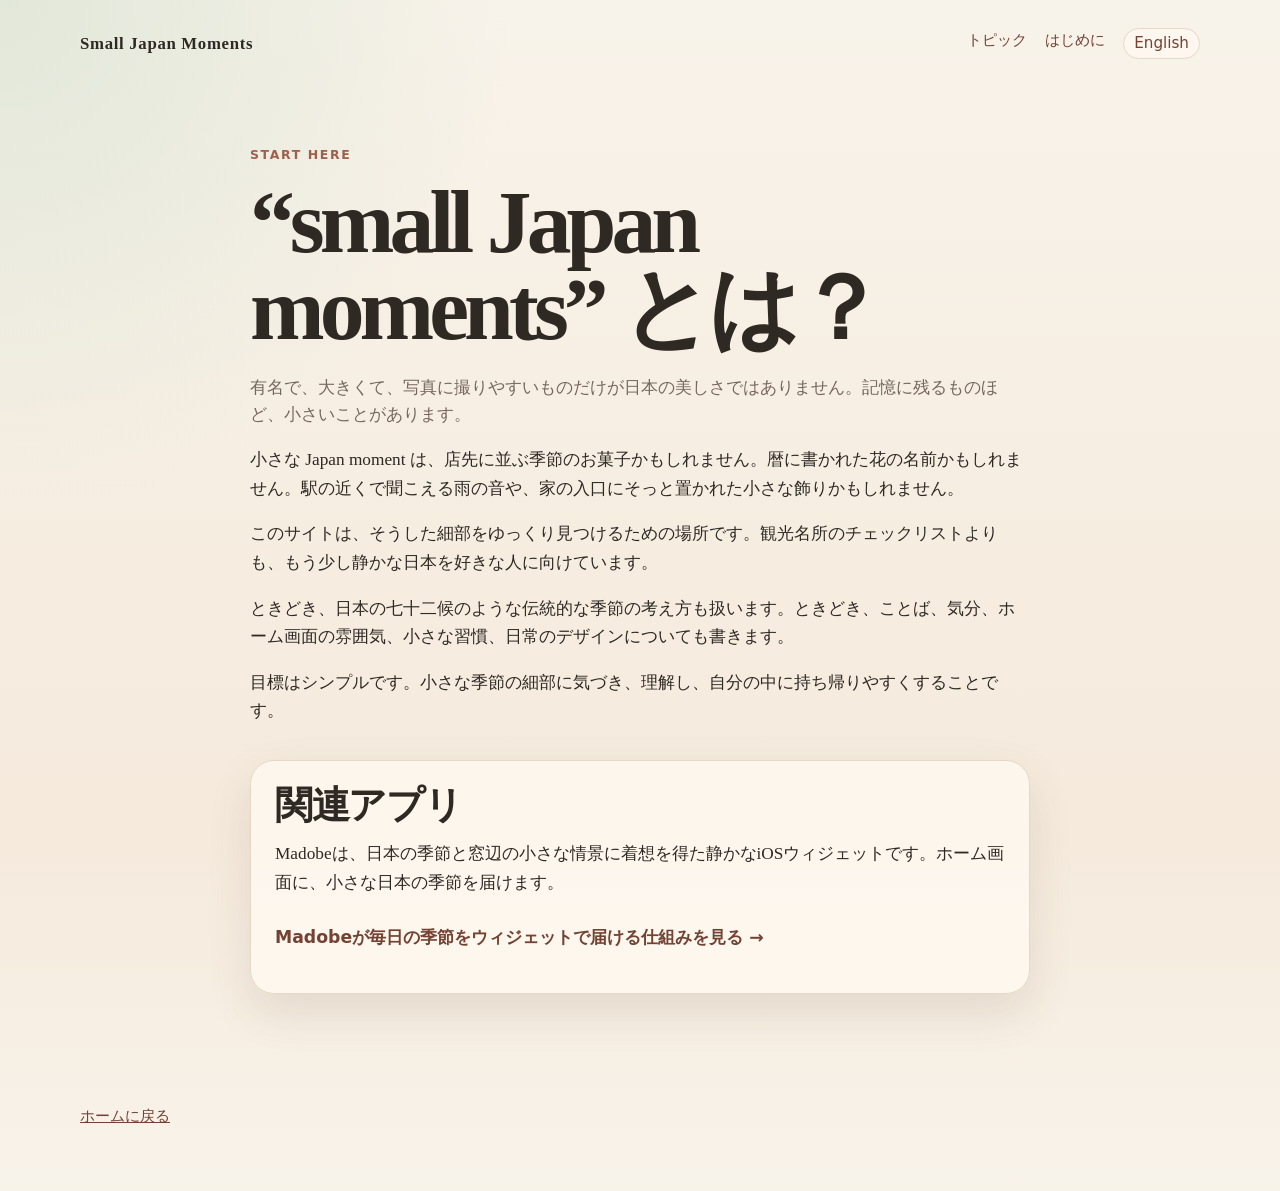
<file: ja/articles/what-are-small-japan-moments.html>
<!doctype html>
<html lang="ja">
  <head>
    <meta charset="utf-8">
    <meta name="viewport" content="width=device-width, initial-scale=1">
    <title>はじめに | Small Japan Moments</title>
    <meta name="description" content="small Japan momentsとは何か。日本の季節の細部、日々の習慣、静かな美意識への入口。">
    <link rel="stylesheet" href="../../styles.css">
    <link rel="alternate" hreflang="en" href="../../articles/what-are-small-japan-moments.html">
    <link rel="alternate" hreflang="ja" href="what-are-small-japan-moments.html">
  </head>
  <body>
    <header class="site-header">
      <a class="brand" href="../index.html">Small Japan Moments</a>
      <nav aria-label="メインナビゲーション">
        <a href="../topics.html">トピック</a>
        <a href="what-are-small-japan-moments.html">はじめに</a>
        <a class="lang-switch" href="../../articles/what-are-small-japan-moments.html" lang="en">English</a>
      </nav>
    </header>

    <main class="article">
      <p class="eyebrow">Start here</p>
      <h1>“small Japan moments” とは？</h1>
      <p class="lead">有名で、大きくて、写真に撮りやすいものだけが日本の美しさではありません。記憶に残るものほど、小さいことがあります。</p>

      <p>小さな Japan moment は、店先に並ぶ季節のお菓子かもしれません。暦に書かれた花の名前かもしれません。駅の近くで聞こえる雨の音や、家の入口にそっと置かれた小さな飾りかもしれません。</p>
      <p>このサイトは、そうした細部をゆっくり見つけるための場所です。観光名所のチェックリストよりも、もう少し静かな日本を好きな人に向けています。</p>
      <p>ときどき、日本の七十二候のような伝統的な季節の考え方も扱います。ときどき、ことば、気分、ホーム画面の雰囲気、小さな習慣、日常のデザインについても書きます。</p>
      <p>目標はシンプルです。小さな季節の細部に気づき、理解し、自分の中に持ち帰りやすくすることです。</p>
      <aside class="note-box">
        <h2>関連アプリ</h2>
        <p>Madobeは、日本の季節と窓辺の小さな情景に着想を得た静かなiOSウィジェットです。ホーム画面に、小さな日本の季節を届けます。</p>
        <p><a class="text-link" href="../madobe.html">Madobeが毎日の季節をウィジェットで届ける仕組みを見る →</a></p>
      </aside>
    </main>

    <footer class="site-footer">
      <p><a href="../index.html">ホームに戻る</a></p>
    </footer>
  </body>
</html>
</file>
<file: styles.css>
:root {
  --bg: #f8f3ea;
  --paper: #fffaf2;
  --ink: #2f2924;
  --muted: #75695f;
  --line: #e5d8c7;
  --accent: #9f5f4b;
  --accent-dark: #744232;
  --sage: #dfe6d8;
  --shadow: 0 18px 45px rgba(87, 64, 45, 0.12);
}

* { box-sizing: border-box; }

body {
  margin: 0;
  font-family: Georgia, "Times New Roman", serif;
  color: var(--ink);
  background:
    radial-gradient(circle at top left, rgba(223, 230, 216, 0.9), transparent 32rem),
    linear-gradient(180deg, var(--bg), #f5eadc 70%, var(--bg));
  line-height: 1.65;
}

a { color: var(--accent-dark); }

a:hover { color: var(--accent); }

.site-header,
.site-footer {
  width: min(1120px, calc(100% - 32px));
  margin: 0 auto;
}

.site-header {
  display: flex;
  justify-content: space-between;
  gap: 24px;
  align-items: center;
  padding: 28px 0;
}

.brand {
  color: var(--ink);
  font-size: 1.05rem;
  font-weight: 700;
  letter-spacing: 0.04em;
  text-decoration: none;
}

nav {
  display: flex;
  gap: 18px;
  font-family: ui-sans-serif, system-ui, -apple-system, BlinkMacSystemFont, "Segoe UI", sans-serif;
  font-size: 0.95rem;
}

nav a { text-decoration: none; }

main {
  width: min(1120px, calc(100% - 32px));
  margin: 0 auto;
}

.hero {
  padding: 92px 0 80px;
  max-width: 820px;
}

.eyebrow,
.card-kicker {
  margin: 0 0 12px;
  color: var(--accent);
  font-family: ui-sans-serif, system-ui, -apple-system, BlinkMacSystemFont, "Segoe UI", sans-serif;
  font-size: 0.78rem;
  font-weight: 700;
  letter-spacing: 0.13em;
  text-transform: uppercase;
}

h1,
h2,
h3,
p { margin-top: 0; }

h1 {
  margin-bottom: 22px;
  font-size: clamp(2.6rem, 7vw, 5.9rem);
  line-height: 0.98;
  letter-spacing: -0.055em;
}

h2 {
  margin-bottom: 14px;
  font-size: clamp(1.8rem, 3vw, 3rem);
  line-height: 1.08;
  letter-spacing: -0.035em;
}

h3 {
  margin-bottom: 10px;
  font-size: 1.35rem;
  line-height: 1.18;
}

.lead {
  color: var(--muted);
  font-size: clamp(1.15rem, 2vw, 1.45rem);
  line-height: 1.55;
}

.hero-actions {
  display: flex;
  flex-wrap: wrap;
  gap: 12px;
  margin-top: 34px;
}

.button {
  display: inline-flex;
  border-radius: 999px;
  padding: 12px 18px;
  background: var(--accent-dark);
  color: #fffaf4;
  font-family: ui-sans-serif, system-ui, -apple-system, BlinkMacSystemFont, "Segoe UI", sans-serif;
  font-weight: 700;
  text-decoration: none;
}

.button.secondary {
  border: 1px solid var(--line);
  background: rgba(255, 250, 242, 0.74);
  color: var(--accent-dark);
}

.button.ghost {
  border: 1px solid rgba(116, 66, 50, 0.22);
  background: transparent;
  color: var(--accent-dark);
}

.text-link {
  display: inline-flex;
  margin-top: 8px;
  color: var(--accent-dark);
  font-family: ui-sans-serif, system-ui, -apple-system, BlinkMacSystemFont, "Segoe UI", sans-serif;
  font-weight: 700;
  text-decoration: none;
}

.quiet-list {
  margin: 16px 0 0;
  padding-left: 1.1rem;
  color: var(--muted);
}

.quiet-list li + li { margin-top: 8px; }

.feature-stack {
  display: grid;
  gap: 18px;
  margin-top: 34px;
}

.feature-stack section {
  border-left: 3px solid var(--accent);
  padding-left: 20px;
}

.cta-box h2 { margin-bottom: 10px; }

.grid-section,
.madobe-bridge,
.page,
.article {
  margin-bottom: 76px;
}

.section-heading {
  max-width: 720px;
  margin-bottom: 24px;
}

.card-grid {
  display: grid;
  grid-template-columns: repeat(3, minmax(0, 1fr));
  gap: 18px;
}

.card,
.note-box,
.topic-list section,
.bridge-box {
  border: 1px solid var(--line);
  border-radius: 24px;
  background: rgba(255, 250, 242, 0.78);
  box-shadow: var(--shadow);
}

.card { padding: 26px; }
.card h3 a { color: var(--ink); text-decoration: none; }
.card p:last-child { color: var(--muted); margin-bottom: 0; }

.madobe-bridge {
  display: grid;
  grid-template-columns: minmax(0, 1.4fr) minmax(280px, 0.8fr);
  gap: 24px;
  align-items: center;
  padding: 34px;
  border-radius: 32px;
  background: linear-gradient(135deg, rgba(223, 230, 216, 0.95), rgba(255, 250, 242, 0.88));
  border: 1px solid var(--line);
}

.quote {
  font-size: 1.45rem;
  line-height: 1.25;
}

.muted { color: var(--muted); }

.page,
.article {
  max-width: 780px;
  padding-top: 58px;
}

.article p:not(.eyebrow),
.page p:not(.eyebrow) {
  font-size: 1.08rem;
}

.note-box {
  margin-top: 34px;
  padding: 24px;
}

.topic-list {
  display: grid;
  gap: 16px;
  margin-top: 32px;
}

.topic-list section { padding: 24px; }
.topic-list p { color: var(--muted); margin-bottom: 0; }

.site-footer {
  padding: 34px 0 48px;
  color: var(--muted);
  font-family: ui-sans-serif, system-ui, -apple-system, BlinkMacSystemFont, "Segoe UI", sans-serif;
  font-size: 0.92rem;
}

@media (max-width: 760px) {
  .site-header {
    align-items: flex-start;
    flex-direction: column;
  }

  .hero { padding-top: 54px; }

  .card-grid,
  .madobe-bridge {
    grid-template-columns: 1fr;
  }

  .madobe-bridge { padding: 24px; }
}

.lang-switch {
  border: 1px solid var(--line);
  border-radius: 999px;
  padding: 2px 10px;
  background: rgba(255, 250, 242, 0.72);
}

:lang(ja) body {
  font-family: "Hiragino Mincho ProN", "Yu Mincho", YuMincho, "Noto Serif JP", Georgia, serif;
}

:lang(ja) nav,
:lang(ja) .eyebrow,
:lang(ja) .card-kicker,
:lang(ja) .button,
:lang(ja) .site-footer {
  font-family: ui-sans-serif, system-ui, -apple-system, BlinkMacSystemFont, "Segoe UI", "Hiragino Sans", "Yu Gothic", sans-serif;
}

.inline-actions {
  display: flex;
  flex-wrap: wrap;
  gap: 16px;
  align-items: center;
}

.bridge-image,
.app-hero img,
.screenshot-grid img {
  display: block;
  width: 100%;
  height: auto;
  border-radius: 22px;
  border: 1px solid rgba(229, 216, 199, 0.9);
  box-shadow: 0 14px 34px rgba(87, 64, 45, 0.14);
}

.bridge-image {
  margin-bottom: 18px;
}

.app-hero {
  max-width: 460px;
  margin: 34px 0 12px;
}

.screenshot-gallery {
  margin-top: 42px;
}

.screenshot-grid {
  display: grid;
  grid-template-columns: repeat(3, minmax(0, 1fr));
  gap: 16px;
  margin-top: 20px;
}

.cta-box .button {
  margin-top: 10px;
}

@media (max-width: 760px) {
  .screenshot-grid {
    grid-template-columns: 1fr;
  }

  .app-hero {
    max-width: 100%;
  }
}

.topic-chooser {
  margin: 34px 0;
  padding: 24px;
  border: 1px solid var(--line);
  border-radius: 24px;
  background: rgba(255, 250, 242, 0.72);
}

.topic-chooser h2 {
  margin-top: 0;
}

.section-note {
  margin: 0 0 18px;
  color: var(--muted);
  line-height: 1.65;
}

.chooser-grid {
  display: grid;
  grid-template-columns: repeat(3, minmax(0, 1fr));
  gap: 14px;
}

.chooser-grid a {
  display: block;
  padding: 18px;
  border: 1px solid rgba(229, 216, 199, 0.9);
  border-radius: 18px;
  background: rgba(255, 255, 255, 0.72);
  text-decoration: none;
  color: inherit;
}

.chooser-grid strong,
.chooser-grid span {
  display: block;
}

.chooser-grid span {
  margin-top: 8px;
  color: var(--muted);
  font-size: 0.95rem;
  line-height: 1.55;
}

@media (max-width: 760px) {
  .chooser-grid {
    grid-template-columns: 1fr;
  }
}
</file>
